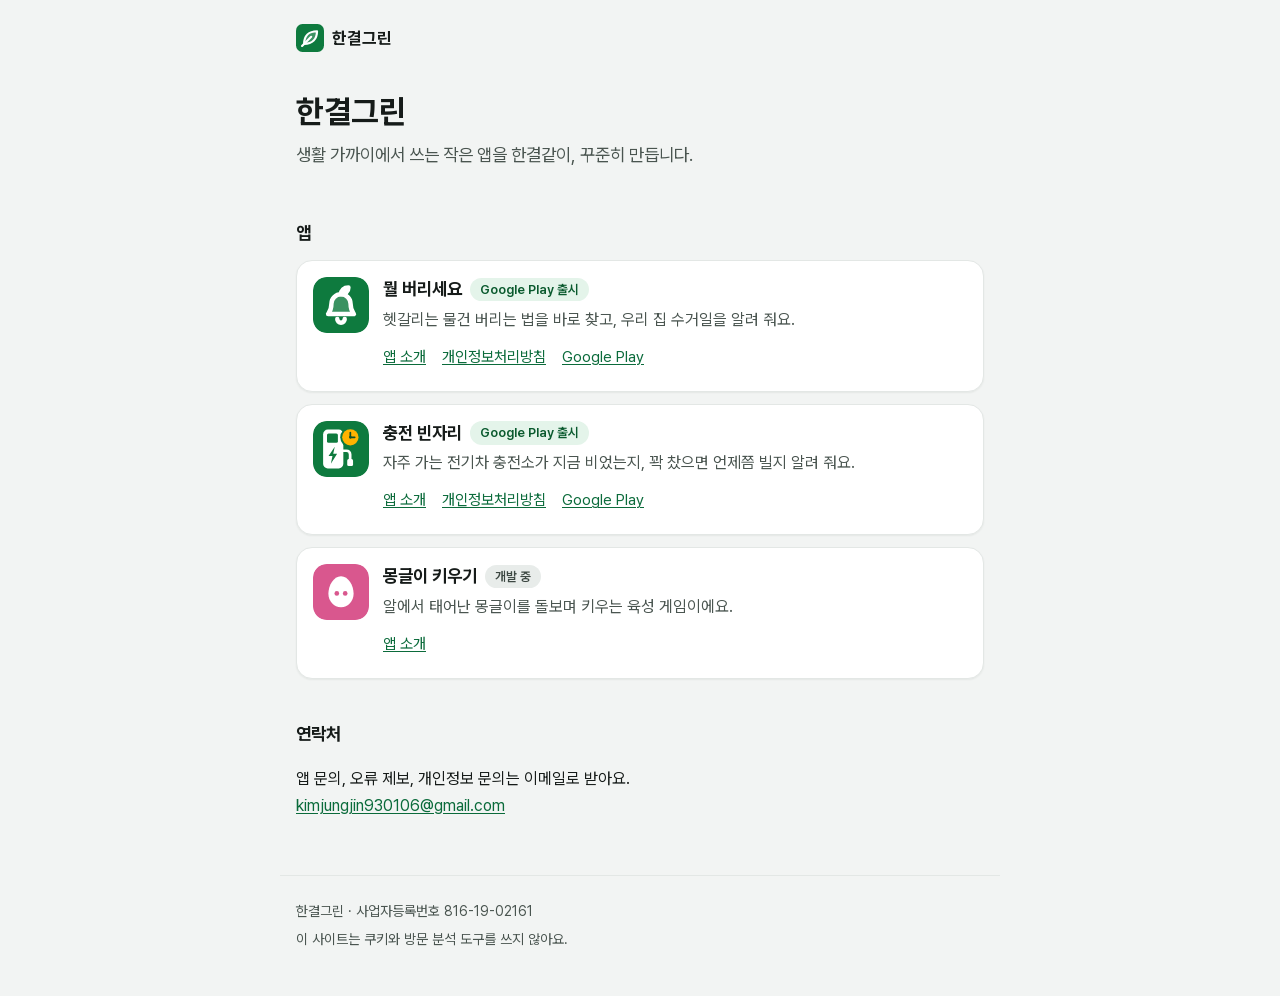
<file: index.html>
<!doctype html>
<html lang="ko">
<head>
<meta charset="utf-8">
  <meta name="google-site-verification" content="n6l5jlhORDo2qkWOUCA81MoIJ1FJAPP_f1CW55NaMXo" />
<meta name="viewport" content="width=device-width, initial-scale=1">
<title>한결그린</title>
<meta name="description" content="한결그린이 만드는 앱: 뭘 버리세요(분리배출 검색·수거일 알림), 충전 빈자리, 몽글이 키우기.">
<meta name="format-detection" content="telephone=no">
<meta name="theme-color" content="#f2f4f3" media="(prefers-color-scheme: light)">
<meta name="theme-color" content="#0f1211" media="(prefers-color-scheme: dark)">
<meta property="og:type" content="website">
<meta property="og:title" content="한결그린">
<meta property="og:description" content="생활 가까이에서 쓰는 작은 앱을 꾸준히 만듭니다.">
<link rel="icon" href="assets/favicon.svg" type="image/svg+xml">
<link rel="apple-touch-icon" href="assets/apple-touch-icon.png">
<link rel="stylesheet" href="assets/site.css">
</head>
<body>
<header class="site-head wrap">
  <a class="brand" href="./" aria-current="page">
    <svg viewBox="0 0 24 24" aria-hidden="true"><rect width="24" height="24" rx="5.5" fill="#0E7A3E"/><g fill="none" stroke="#fff" stroke-width="1.9" stroke-linecap="round" stroke-linejoin="round"><path d="M7 17C7 10.4 11 6.2 18 6.2C18 13 14 17 7 17z" fill="#fff" fill-opacity=".2"/><path d="M5.2 18.8L13 11"/></g></svg>
    한결그린
  </a>
</header>

<main class="wrap">
  <section class="hero">
    <h1>한결그린</h1>
    <p class="lead">생활 가까이에서 쓰는 작은 앱을 한결같이, 꾸준히 만듭니다.</p>
  </section>

  <h2 class="section" id="apps">앱</h2>
  <ul class="apps">
    <li class="app-card">
      <div class="app-icon"><img src="assets/waste/icon.svg" alt="" width="56" height="56"></div>
      <div>
        <div class="app-title"><h3><a href="apps/waste/">뭘 버리세요</a></h3><span class="badge badge-ready">Google Play 출시</span></div>
        <p>헷갈리는 물건 버리는 법을 바로 찾고, 우리 집 수거일을 알려 줘요.</p>
        <ul class="links">
          <li><a href="apps/waste/">앱 소개</a></li>
          <li><a href="apps/waste/privacy.html">개인정보처리방침</a></li>
          <li><a href="https://play.google.com/store/apps/details?id=kr.hangyeolgreen.wastealarm">Google Play</a></li>
        </ul>
      </div>
    </li>
    <li class="app-card">
      <div class="app-icon"><svg viewBox="18 18 72 72" aria-hidden="true"><rect x="18" y="18" width="72" height="72" rx="16.5" fill="#0E7A3E"/><path d="M37,29H51A6,6,0,0,1,57,35V73A6,6,0,0,1,51,79H37A6,6,0,0,1,31,73V35A6,6,0,0,1,37,29Z" fill="#FFFFFF"/><path d="M38,34H48A2,2,0,0,1,50,36V44A2,2,0,0,1,48,46H38A2,2,0,0,1,36,44V36A2,2,0,0,1,38,34Z" fill="#0E7A3E"/><path d="M46,51L38,63L43,63L41,73L49,60L44,60Z" fill="#0E7A3E"/><path d="M56,54.5H61A6.5,6.5,0,0,1,67.5,61V68H64V61A3,3,0,0,0,61,58H56Z" fill="#FFFFFF"/><path d="M64,67H67.5A2,2,0,0,1,69.5,69V74A2,2,0,0,1,67.5,76H64A2,2,0,0,1,62,74V69A2,2,0,0,1,64,67Z" fill="#FFFFFF"/><path d="M53,39A13,13,0,1,0,79,39A13,13,0,1,0,53,39Z" fill="#0E7A3E"/><path d="M55.5,39A10.5,10.5,0,1,0,76.5,39A10.5,10.5,0,1,0,55.5,39Z" fill="#FFB300"/><path d="M64.9,33A1.1,1.1,0,0,1,67.1,33V39H64.9Z" fill="#0B4F29"/><path d="M66,37.9H71.6A1.1,1.1,0,0,1,71.6,40.1H66Z" fill="#0B4F29"/><path d="M64.3,39A1.7,1.7,0,1,0,67.7,39A1.7,1.7,0,1,0,64.3,39Z" fill="#0B4F29"/></svg></div>
      <div>
        <div class="app-title"><h3><a href="apps/ev/">충전 빈자리</a></h3><span class="badge badge-ready">Google Play 출시</span></div>
        <p>자주 가는 전기차 충전소가 지금 비었는지, 꽉 찼으면 언제쯤 빌지 알려 줘요.</p>
        <ul class="links">
          <li><a href="apps/ev/">앱 소개</a></li>
          <li><a href="apps/ev/privacy.html">개인정보처리방침</a></li>
          <li><a href="https://play.google.com/store/apps/details?id=kr.hangyeolgreen.evspot">Google Play</a></li>
        </ul>
      </div>
    </li>
    <li class="app-card">
      <div class="app-icon"><svg viewBox="0 0 24 24" aria-hidden="true"><rect width="24" height="24" rx="5.5" fill="#D9578E"/><path d="M12 5.2c-3.2 0-5.4 4-5.4 7.5 0 3.2 2.4 5.8 5.4 5.8s5.4-2.6 5.4-5.8c0-3.5-2.2-7.5-5.4-7.5z" fill="#fff"/><circle cx="10.2" cy="12.6" r="1" fill="#D9578E"/><circle cx="13.8" cy="12.6" r="1" fill="#D9578E"/></svg></div>
      <div>
        <div class="app-title"><h3><a href="apps/pet/">몽글이 키우기</a></h3><span class="badge badge-dev">개발 중</span></div>
        <p>알에서 태어난 몽글이를 돌보며 키우는 육성 게임이에요.</p>
        <ul class="links">
          <li><a href="apps/pet/">앱 소개</a></li>
        </ul>
      </div>
    </li>
  </ul>

  <h2 class="section" id="contact">연락처</h2>
  <p>앱 문의, 오류 제보, 개인정보 문의는 이메일로 받아요.<br>
    <a href="mailto:kimjungjin930106@gmail.com">kimjungjin930106@gmail.com</a></p>
</main>

<footer class="site-foot wrap">
  <p>한결그린 · 사업자등록번호 816-19-02161</p>
  <p>이 사이트는 쿠키와 방문 분석 도구를 쓰지 않아요.</p>
</footer>
</body>
</html>
</file>
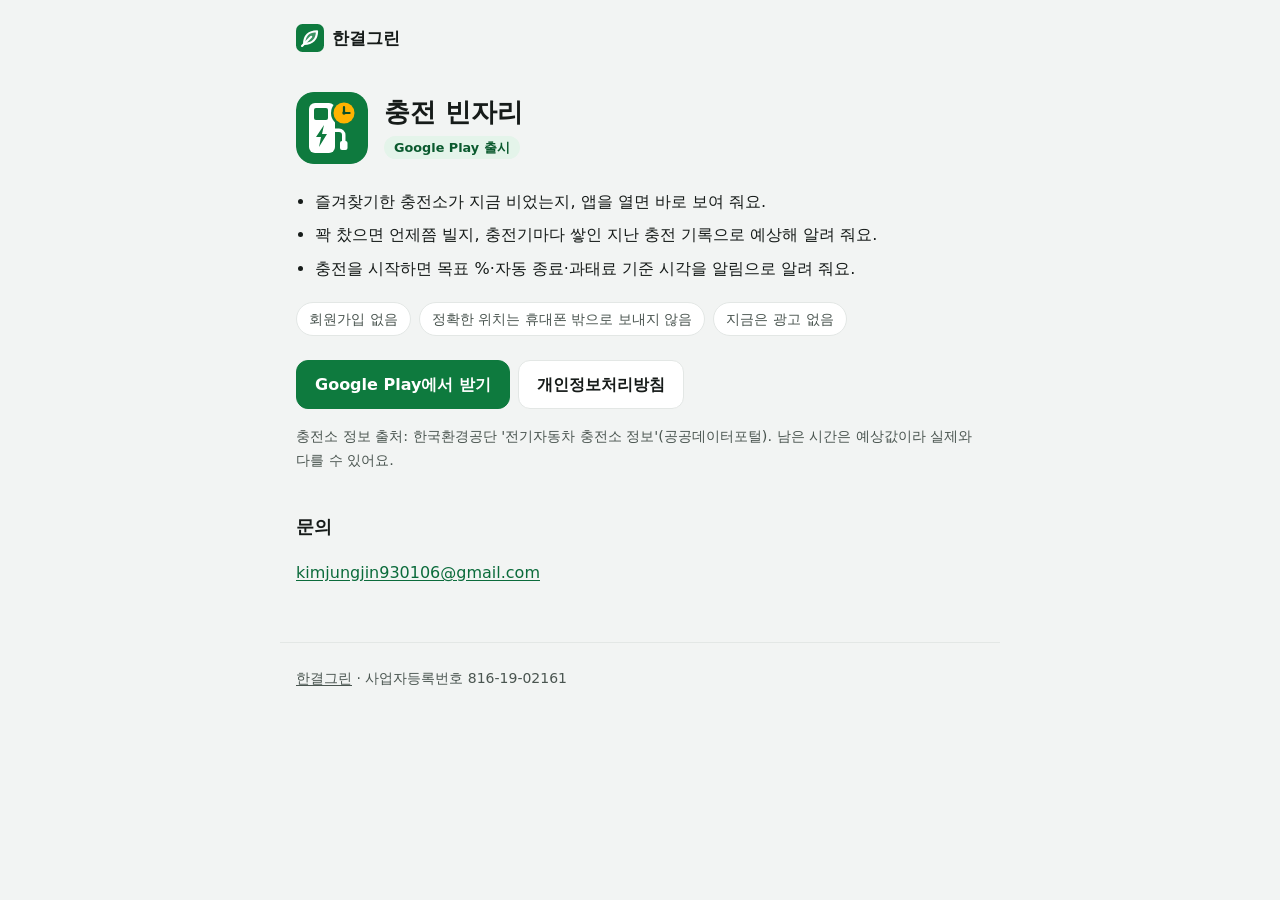
<file: apps/ev/index.html>
<!doctype html>
<html lang="ko">
<head>
<meta charset="utf-8">
<meta name="viewport" content="width=device-width, initial-scale=1">
<title>충전 빈자리 - 한결그린</title>
<meta name="description" content="충전 빈자리: 자주 가는 전기차 충전소가 지금 비었는지, 꽉 찼으면 언제쯤 빌지 알려 주는 앱.">
<meta name="format-detection" content="telephone=no">
<meta name="theme-color" content="#f2f4f3" media="(prefers-color-scheme: light)">
<meta name="theme-color" content="#0f1211" media="(prefers-color-scheme: dark)">
<link rel="icon" href="../../assets/favicon.svg" type="image/svg+xml">
<link rel="apple-touch-icon" href="../../assets/apple-touch-icon.png">
<link rel="stylesheet" href="../../assets/site.css">
</head>
<body>
<header class="site-head wrap">
  <a class="brand" href="../../">
    <svg viewBox="0 0 24 24" aria-hidden="true"><rect width="24" height="24" rx="5.5" fill="#0E7A3E"/><g fill="none" stroke="#fff" stroke-width="1.9" stroke-linecap="round" stroke-linejoin="round"><path d="M7 17C7 10.4 11 6.2 18 6.2C18 13 14 17 7 17z" fill="#fff" fill-opacity=".2"/><path d="M5.2 18.8L13 11"/></g></svg>
    한결그린
  </a>
</header>

<main class="wrap">
  <div class="app-head">
    <div class="app-icon"><svg viewBox="18 18 72 72" aria-hidden="true"><rect x="18" y="18" width="72" height="72" rx="16.5" fill="#0E7A3E"/><path d="M37,29H51A6,6,0,0,1,57,35V73A6,6,0,0,1,51,79H37A6,6,0,0,1,31,73V35A6,6,0,0,1,37,29Z" fill="#FFFFFF"/><path d="M38,34H48A2,2,0,0,1,50,36V44A2,2,0,0,1,48,46H38A2,2,0,0,1,36,44V36A2,2,0,0,1,38,34Z" fill="#0E7A3E"/><path d="M46,51L38,63L43,63L41,73L49,60L44,60Z" fill="#0E7A3E"/><path d="M56,54.5H61A6.5,6.5,0,0,1,67.5,61V68H64V61A3,3,0,0,0,61,58H56Z" fill="#FFFFFF"/><path d="M64,67H67.5A2,2,0,0,1,69.5,69V74A2,2,0,0,1,67.5,76H64A2,2,0,0,1,62,74V69A2,2,0,0,1,64,67Z" fill="#FFFFFF"/><path d="M53,39A13,13,0,1,0,79,39A13,13,0,1,0,53,39Z" fill="#0E7A3E"/><path d="M55.5,39A10.5,10.5,0,1,0,76.5,39A10.5,10.5,0,1,0,55.5,39Z" fill="#FFB300"/><path d="M64.9,33A1.1,1.1,0,0,1,67.1,33V39H64.9Z" fill="#0B4F29"/><path d="M66,37.9H71.6A1.1,1.1,0,0,1,71.6,40.1H66Z" fill="#0B4F29"/><path d="M64.3,39A1.7,1.7,0,1,0,67.7,39A1.7,1.7,0,1,0,64.3,39Z" fill="#0B4F29"/></svg></div>
    <div>
      <h1>충전 빈자리</h1>
      <span class="badge badge-ready">Google Play 출시</span>
    </div>
  </div>

  <ul class="points">
    <li>즐겨찾기한 충전소가 지금 비었는지, 앱을 열면 바로 보여 줘요.</li>
    <li>꽉 찼으면 언제쯤 빌지, 충전기마다 쌓인 지난 충전 기록으로 예상해 알려 줘요.</li>
    <li>충전을 시작하면 목표&nbsp;%·자동 종료·과태료 기준 시각을 알림으로 알려 줘요.</li>
  </ul>

  <ul class="facts" aria-label="특징">
    <li>회원가입 없음</li>
    <li>정확한 위치는 휴대폰 밖으로 보내지 않음</li>
    <li>지금은 광고 없음</li>
  </ul>

  <div class="actions">
    <a class="btn btn-primary" href="https://play.google.com/store/apps/details?id=kr.hangyeolgreen.evspot">Google Play에서 받기</a>
    <a class="btn" href="privacy.html">개인정보처리방침</a>
  </div>

  <p class="small">충전소 정보 출처: 한국환경공단 '전기자동차 충전소 정보'(공공데이터포털). 남은 시간은 예상값이라 실제와 다를 수 있어요.</p>

  <h2 class="section">문의</h2>
  <p><a href="mailto:kimjungjin930106@gmail.com">kimjungjin930106@gmail.com</a></p>
</main>

<footer class="site-foot wrap">
  <p><a href="../../">한결그린</a> · 사업자등록번호 816-19-02161</p>
</footer>
</body>
</html>
</file>
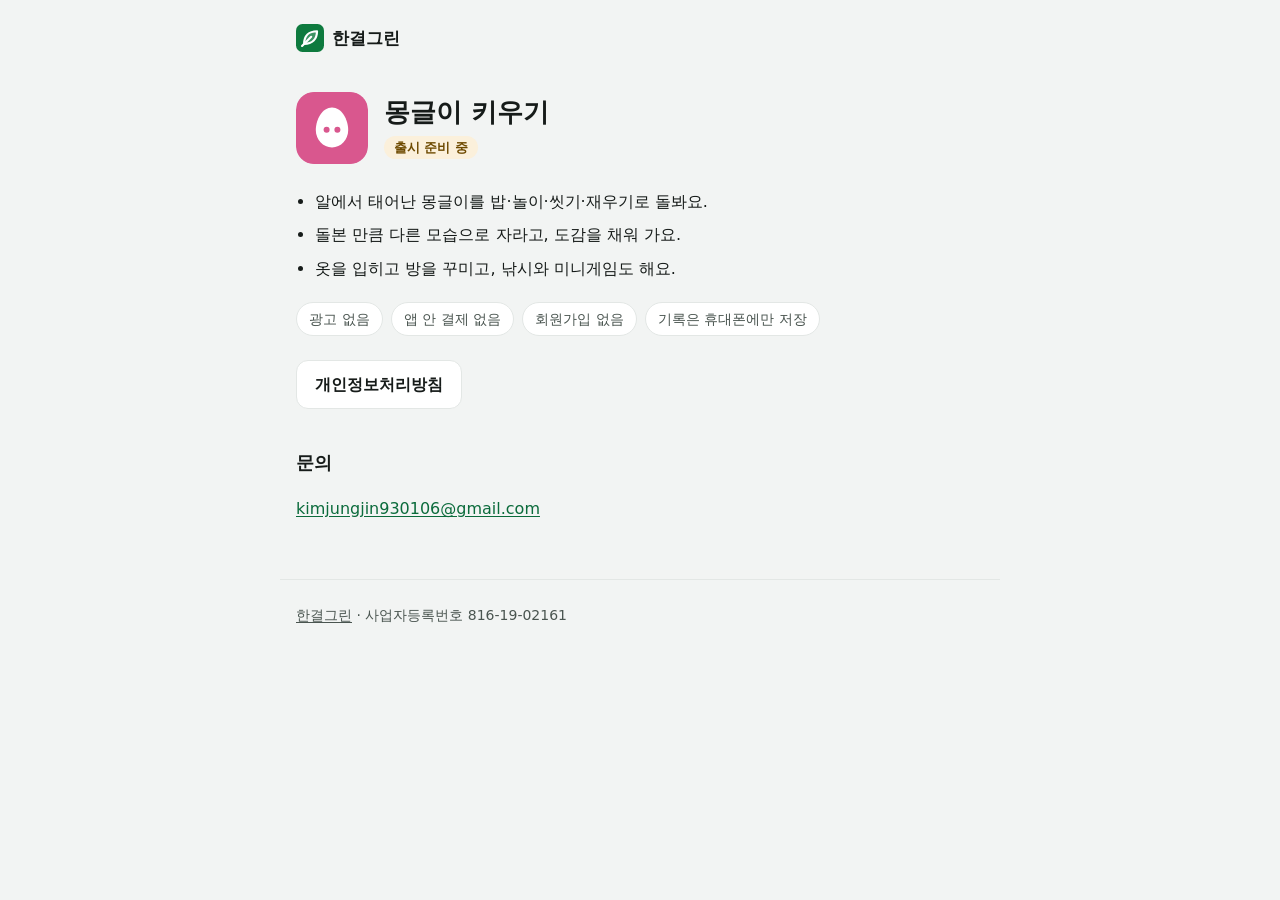
<file: apps/pet/index.html>
<!doctype html>
<html lang="ko">
<head>
<meta charset="utf-8">
<meta name="viewport" content="width=device-width, initial-scale=1">
<title>몽글이 키우기 - 한결그린</title>
<meta name="description" content="몽글이 키우기: 알에서 태어난 고양이 친구 몽글이를 돌보며 키우는 육성 게임(Google Play 출시 준비 중).">
<meta name="format-detection" content="telephone=no">
<meta name="theme-color" content="#f2f4f3" media="(prefers-color-scheme: light)">
<meta name="theme-color" content="#0f1211" media="(prefers-color-scheme: dark)">
<link rel="icon" href="../../assets/favicon.svg" type="image/svg+xml">
<link rel="apple-touch-icon" href="../../assets/apple-touch-icon.png">
<link rel="stylesheet" href="../../assets/site.css">
</head>
<body>
<header class="site-head wrap">
  <a class="brand" href="../../">
    <svg viewBox="0 0 24 24" aria-hidden="true"><rect width="24" height="24" rx="5.5" fill="#0E7A3E"/><g fill="none" stroke="#fff" stroke-width="1.9" stroke-linecap="round" stroke-linejoin="round"><path d="M7 17C7 10.4 11 6.2 18 6.2C18 13 14 17 7 17z" fill="#fff" fill-opacity=".2"/><path d="M5.2 18.8L13 11"/></g></svg>
    한결그린
  </a>
</header>

<main class="wrap">
  <div class="app-head">
    <div class="app-icon"><svg viewBox="0 0 24 24" aria-hidden="true"><rect width="24" height="24" rx="5.5" fill="#D9578E"/><path d="M12 5.2c-3.2 0-5.4 4-5.4 7.5 0 3.2 2.4 5.8 5.4 5.8s5.4-2.6 5.4-5.8c0-3.5-2.2-7.5-5.4-7.5z" fill="#fff"/><circle cx="10.2" cy="12.6" r="1" fill="#D9578E"/><circle cx="13.8" cy="12.6" r="1" fill="#D9578E"/></svg></div>
    <div>
      <h1>몽글이 키우기</h1>
      <span class="badge badge-draft">출시 준비 중</span>
    </div>
  </div>

  <ul class="points">
    <li>알에서 태어난 몽글이를 밥·놀이·씻기·재우기로 돌봐요.</li>
    <li>돌본 만큼 다른 모습으로 자라고, 도감을 채워 가요.</li>
    <li>옷을 입히고 방을 꾸미고, 낚시와 미니게임도 해요.</li>
  </ul>

  <ul class="facts" aria-label="특징">
    <li>광고 없음</li>
    <li>앱 안 결제 없음</li>
    <li>회원가입 없음</li>
    <li>기록은 휴대폰에만 저장</li>
  </ul>

  <div class="actions">
    <!-- 출시 뒤 첫 단추를 Google Play 링크로 바꾼다:
         <a class="btn btn-primary" href="https://play.google.com/store/apps/details?id=kr.hangyeolgreen.mongle">Google Play에서 받기</a> -->
    <a class="btn" href="privacy.html">개인정보처리방침</a>
  </div>

  <h2 class="section">문의</h2>
  <p><a href="mailto:kimjungjin930106@gmail.com">kimjungjin930106@gmail.com</a></p>
</main>

<footer class="site-foot wrap">
  <p><a href="../../">한결그린</a> · 사업자등록번호 816-19-02161</p>
</footer>
</body>
</html>
</file>
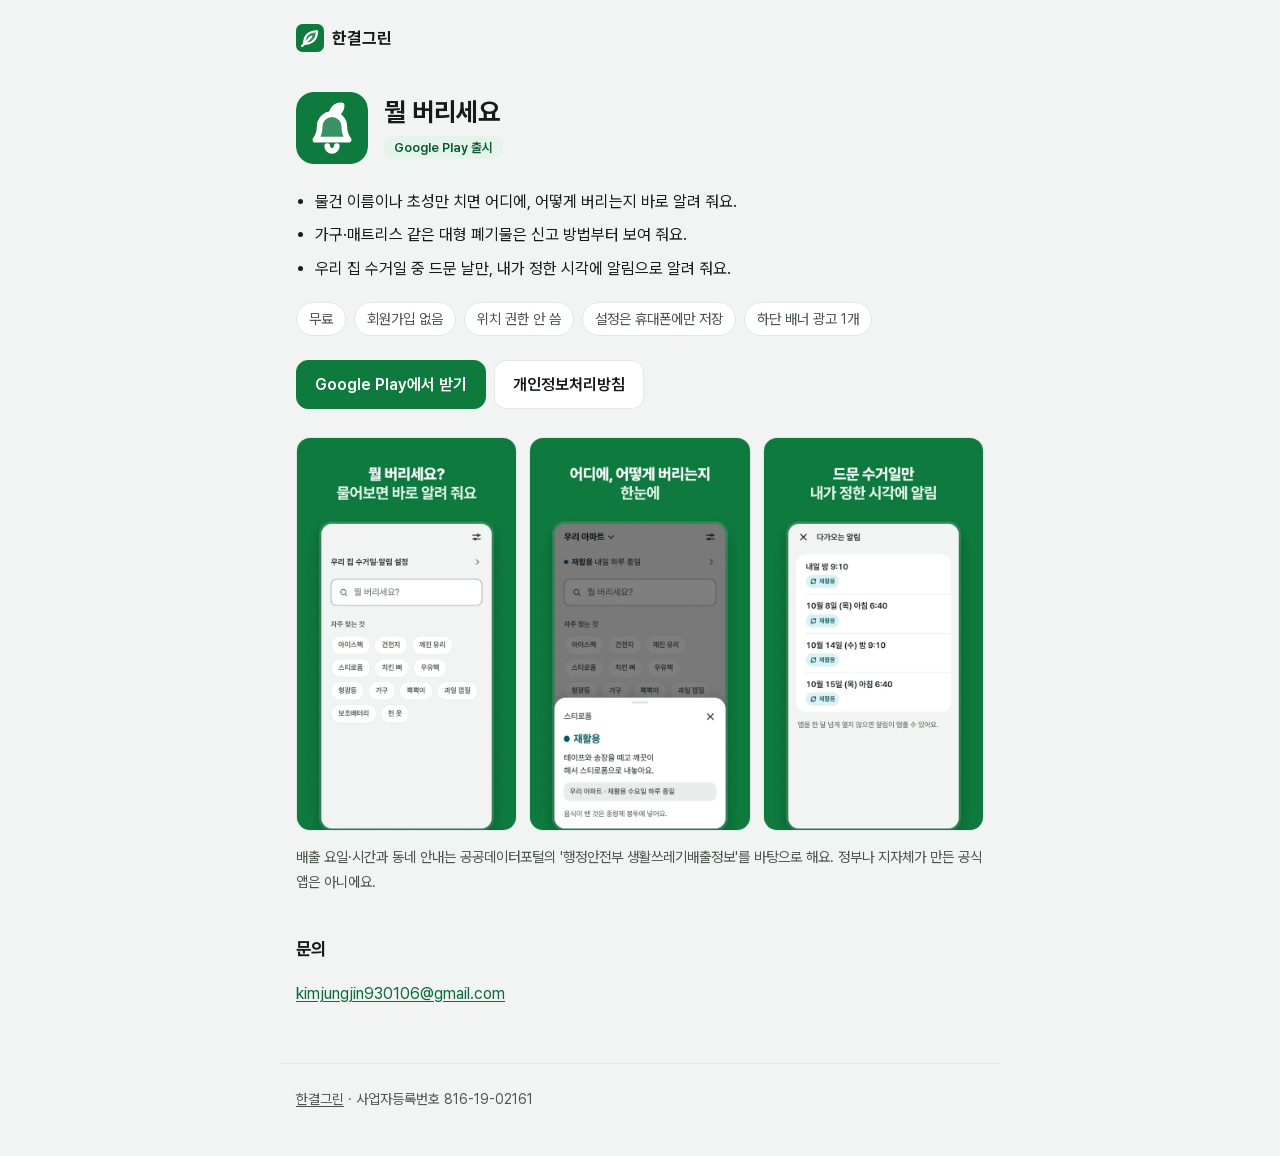
<file: apps/waste/index.html>
<!doctype html>
<html lang="ko">
<head>
<meta charset="utf-8">
<meta name="viewport" content="width=device-width, initial-scale=1">
<title>뭘 버리세요 - 한결그린</title>
<meta name="description" content="뭘 버리세요: 헷갈리는 물건 버리는 법을 바로 찾고, 우리 집 수거일은 정한 시각에 알려 주는 앱.">
<meta name="format-detection" content="telephone=no">
<meta name="theme-color" content="#f2f4f3" media="(prefers-color-scheme: light)">
<meta name="theme-color" content="#0f1211" media="(prefers-color-scheme: dark)">
<meta property="og:type" content="website">
<meta property="og:title" content="뭘 버리세요">
<meta property="og:description" content="헷갈리는 물건 버리는 법을 바로 찾고, 우리 집 수거일은 정한 시각에 알려 드려요.">
<link rel="icon" href="../../assets/waste/icon.svg" type="image/svg+xml">
<link rel="apple-touch-icon" href="../../assets/apple-touch-icon.png">
<link rel="stylesheet" href="../../assets/site.css">
</head>
<body>
<header class="site-head wrap">
  <a class="brand" href="../../">
    <svg viewBox="0 0 24 24" aria-hidden="true"><rect width="24" height="24" rx="5.5" fill="#0E7A3E"/><g fill="none" stroke="#fff" stroke-width="1.9" stroke-linecap="round" stroke-linejoin="round"><path d="M7 17C7 10.4 11 6.2 18 6.2C18 13 14 17 7 17z" fill="#fff" fill-opacity=".2"/><path d="M5.2 18.8L13 11"/></g></svg>
    한결그린
  </a>
</header>

<main class="wrap">
  <div class="app-head">
    <div class="app-icon"><img src="../../assets/waste/icon.svg" alt="" width="72" height="72"></div>
    <div>
      <h1>뭘 버리세요</h1>
      <span class="badge badge-ready">Google Play 출시</span>
    </div>
  </div>

  <ul class="points">
    <li>물건 이름이나 초성만 치면 어디에, 어떻게 버리는지 바로 알려 줘요.</li>
    <li>가구·매트리스 같은 대형 폐기물은 신고 방법부터 보여 줘요.</li>
    <li>우리 집 수거일 중 드문 날만, 내가 정한 시각에 알림으로 알려 줘요.</li>
  </ul>

  <ul class="facts" aria-label="특징">
    <li>무료</li>
    <li>회원가입 없음</li>
    <li>위치 권한 안 씀</li>
    <li>설정은 휴대폰에만 저장</li>
    <li>하단 배너 광고 1개</li>
  </ul>

  <div class="actions">
    <a class="btn btn-primary" href="https://play.google.com/store/apps/details?id=kr.hangyeolgreen.wastealarm">Google Play에서 받기</a>
    <a class="btn" href="privacy.html">개인정보처리방침</a>
  </div>

  <ul class="shots" aria-label="앱 화면" tabindex="0">
    <li><img src="../../assets/waste/01-home.webp" width="540" height="960" loading="lazy" decoding="async" alt="첫 화면: '뭘 버리세요?' 검색 칸과 자주 찾는 물건 목록"></li>
    <li><img src="../../assets/waste/03-answer.webp" width="540" height="960" loading="lazy" decoding="async" alt="답 화면: 스티로폼은 재활용, 테이프와 송장을 떼고 내놓으라는 안내"></li>
    <li><img src="../../assets/waste/05-alerts.webp" width="540" height="960" loading="lazy" decoding="async" alt="다가오는 알림 목록: 재활용 수거일 알림 시각"></li>
  </ul>

  <p class="small">배출 요일·시간과 동네 안내는 공공데이터포털의 '행정안전부 생활쓰레기배출정보'를 바탕으로 해요. 정부나 지자체가 만든 공식 앱은 아니에요.</p>

  <h2 class="section">문의</h2>
  <p><a href="mailto:kimjungjin930106@gmail.com">kimjungjin930106@gmail.com</a></p>
</main>

<footer class="site-foot wrap">
  <p><a href="../../">한결그린</a> · 사업자등록번호 816-19-02161</p>
</footer>
</body>
</html>
</file>
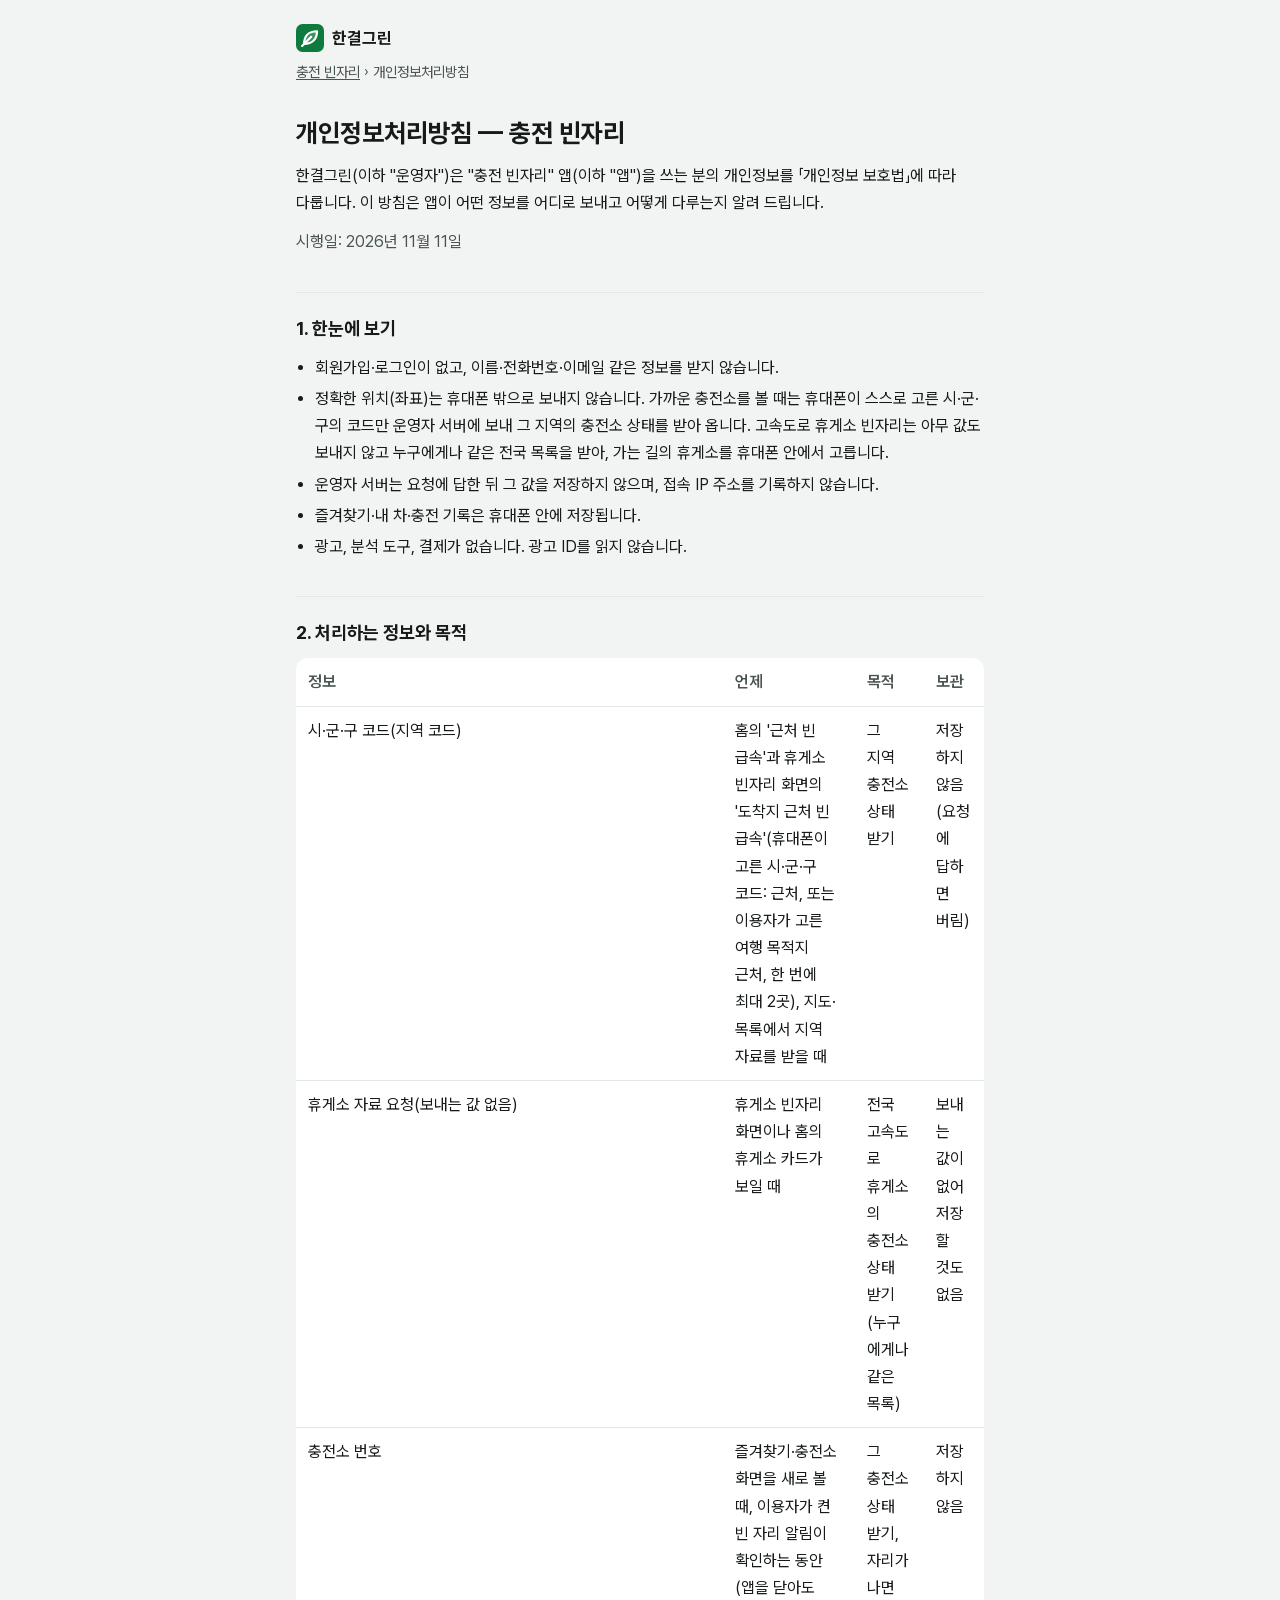
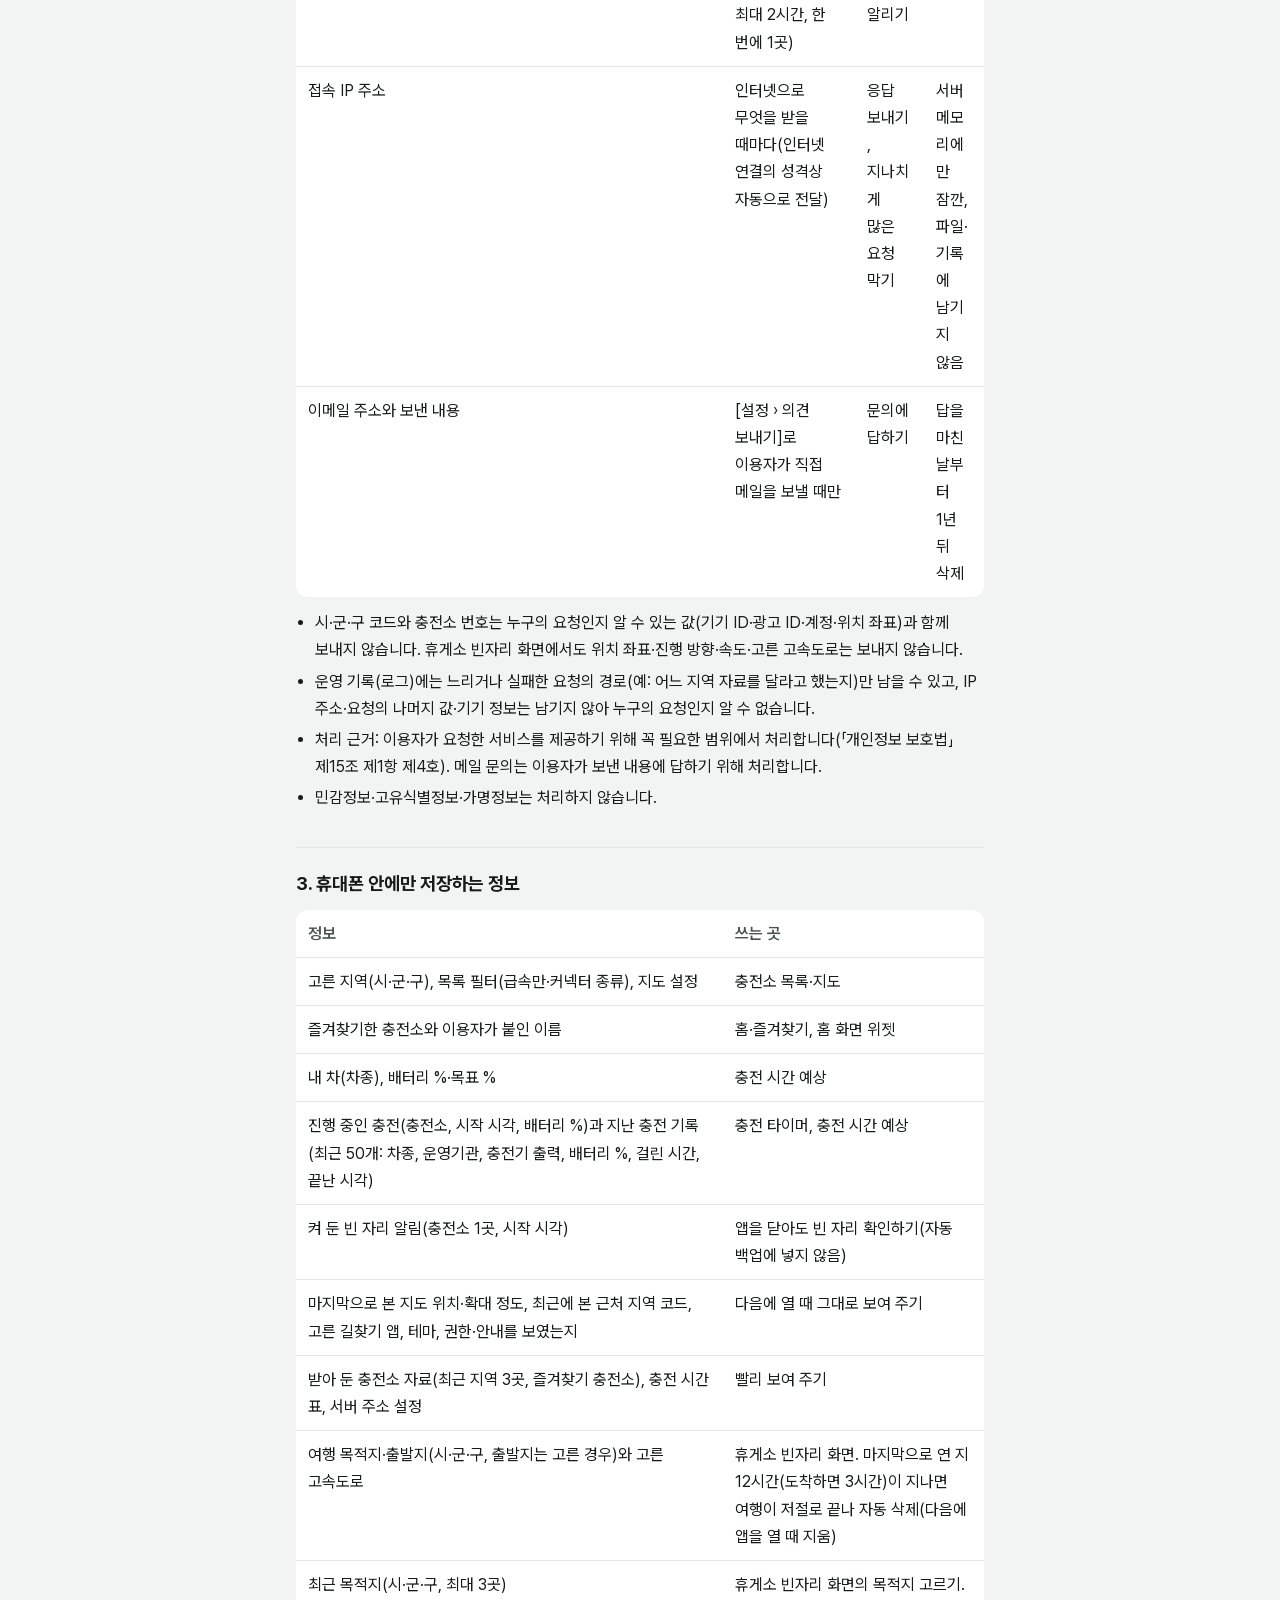
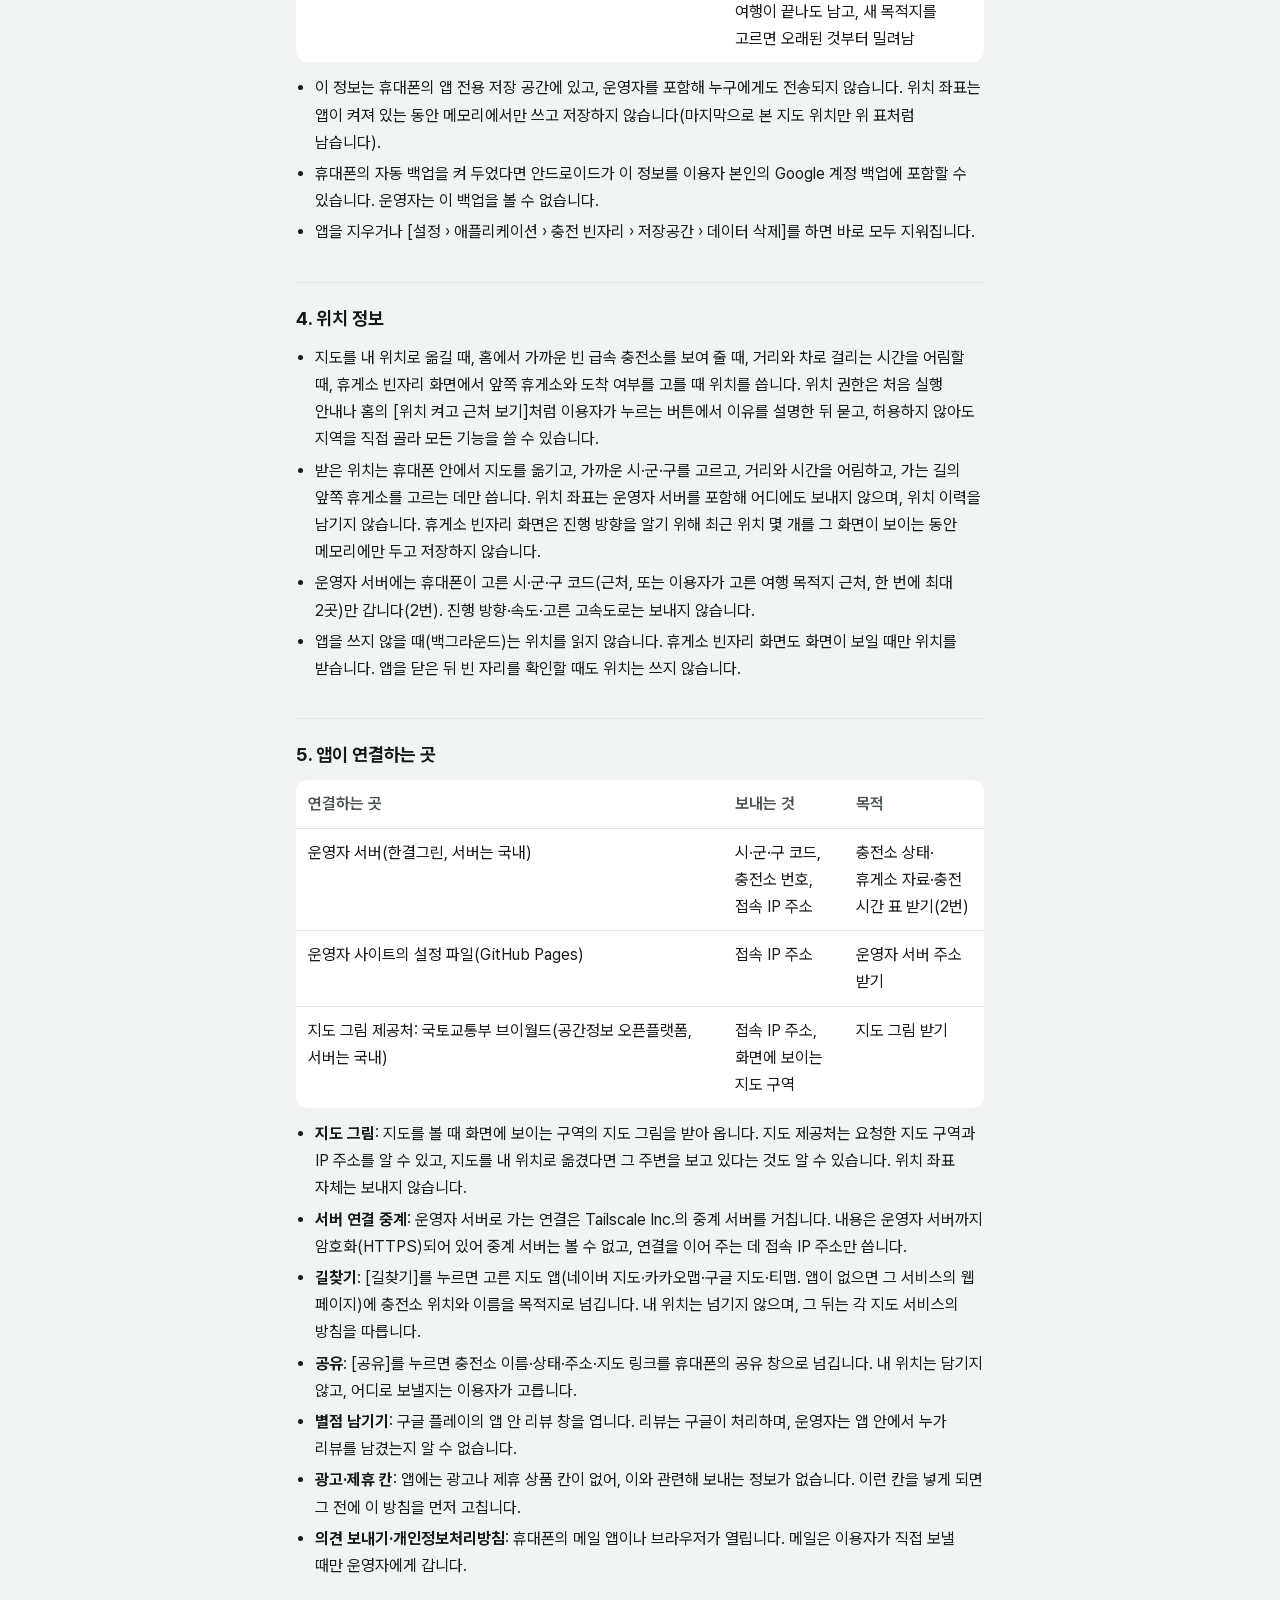
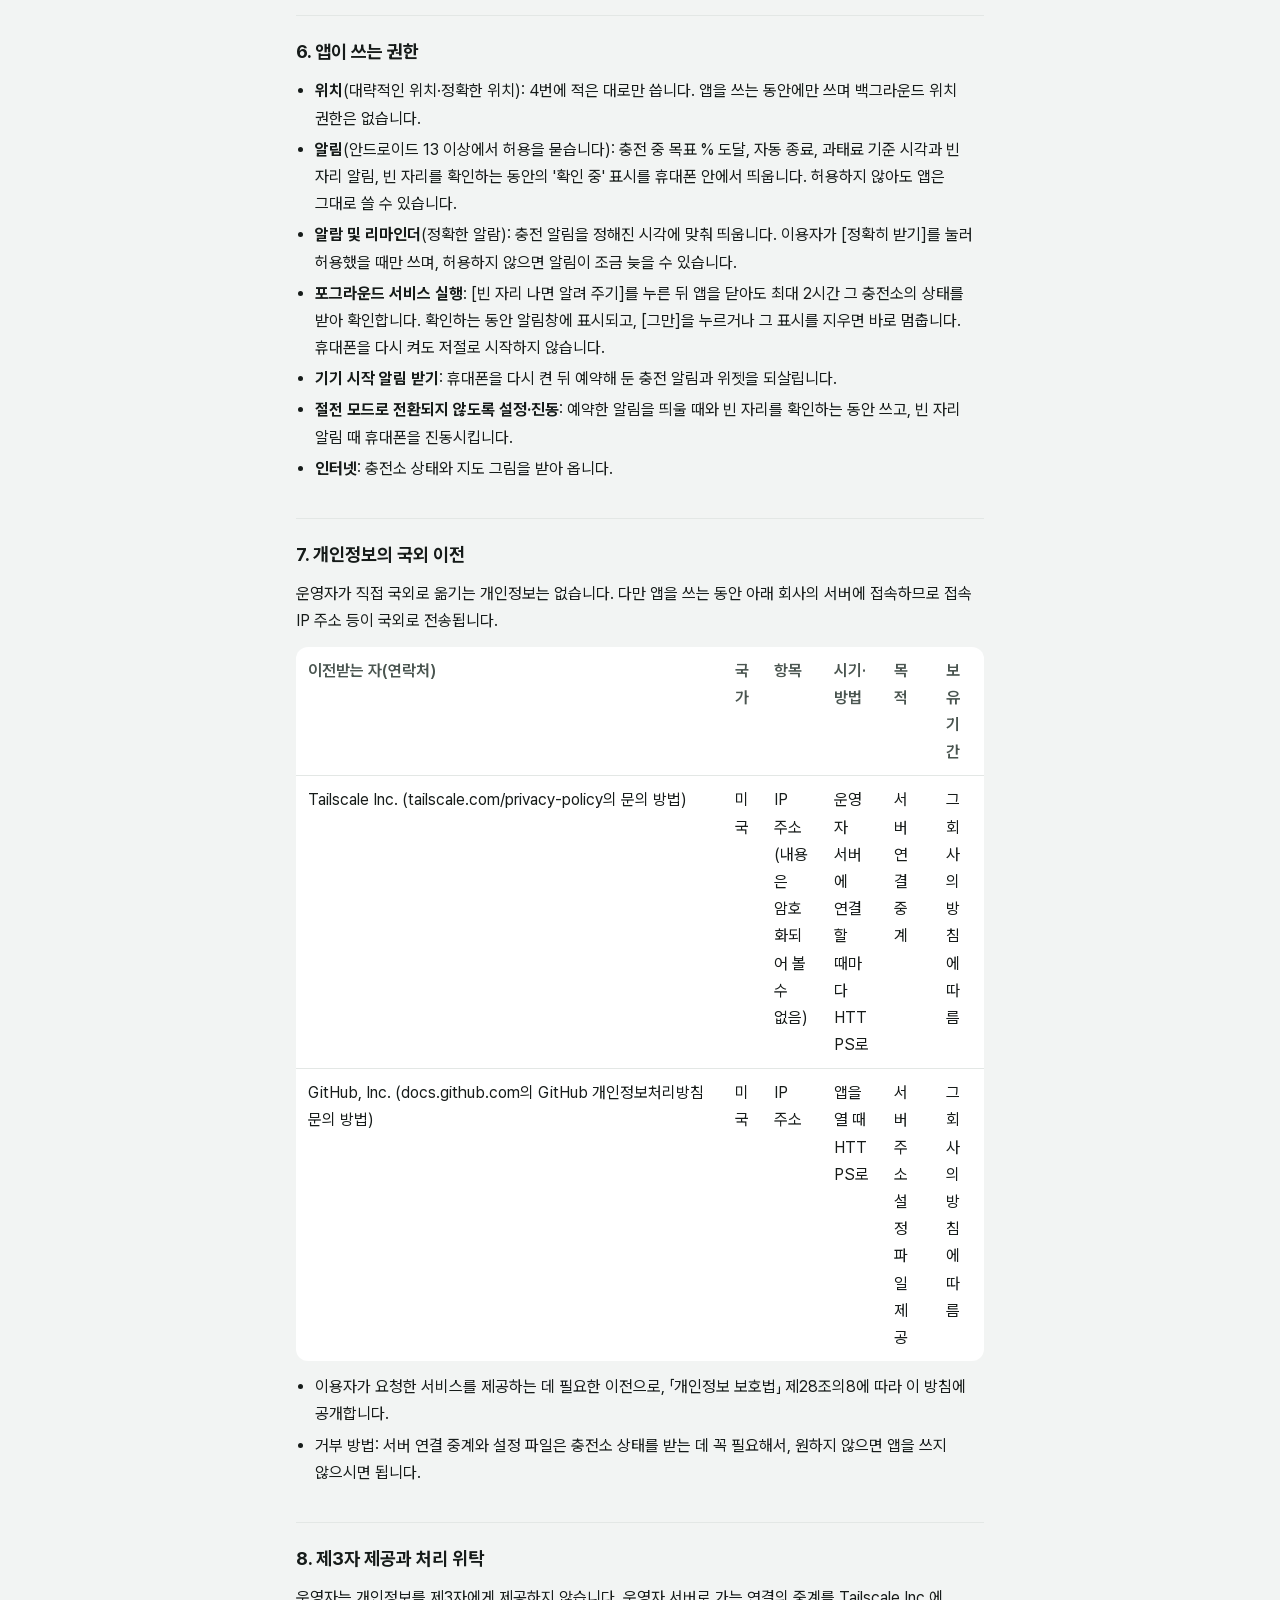
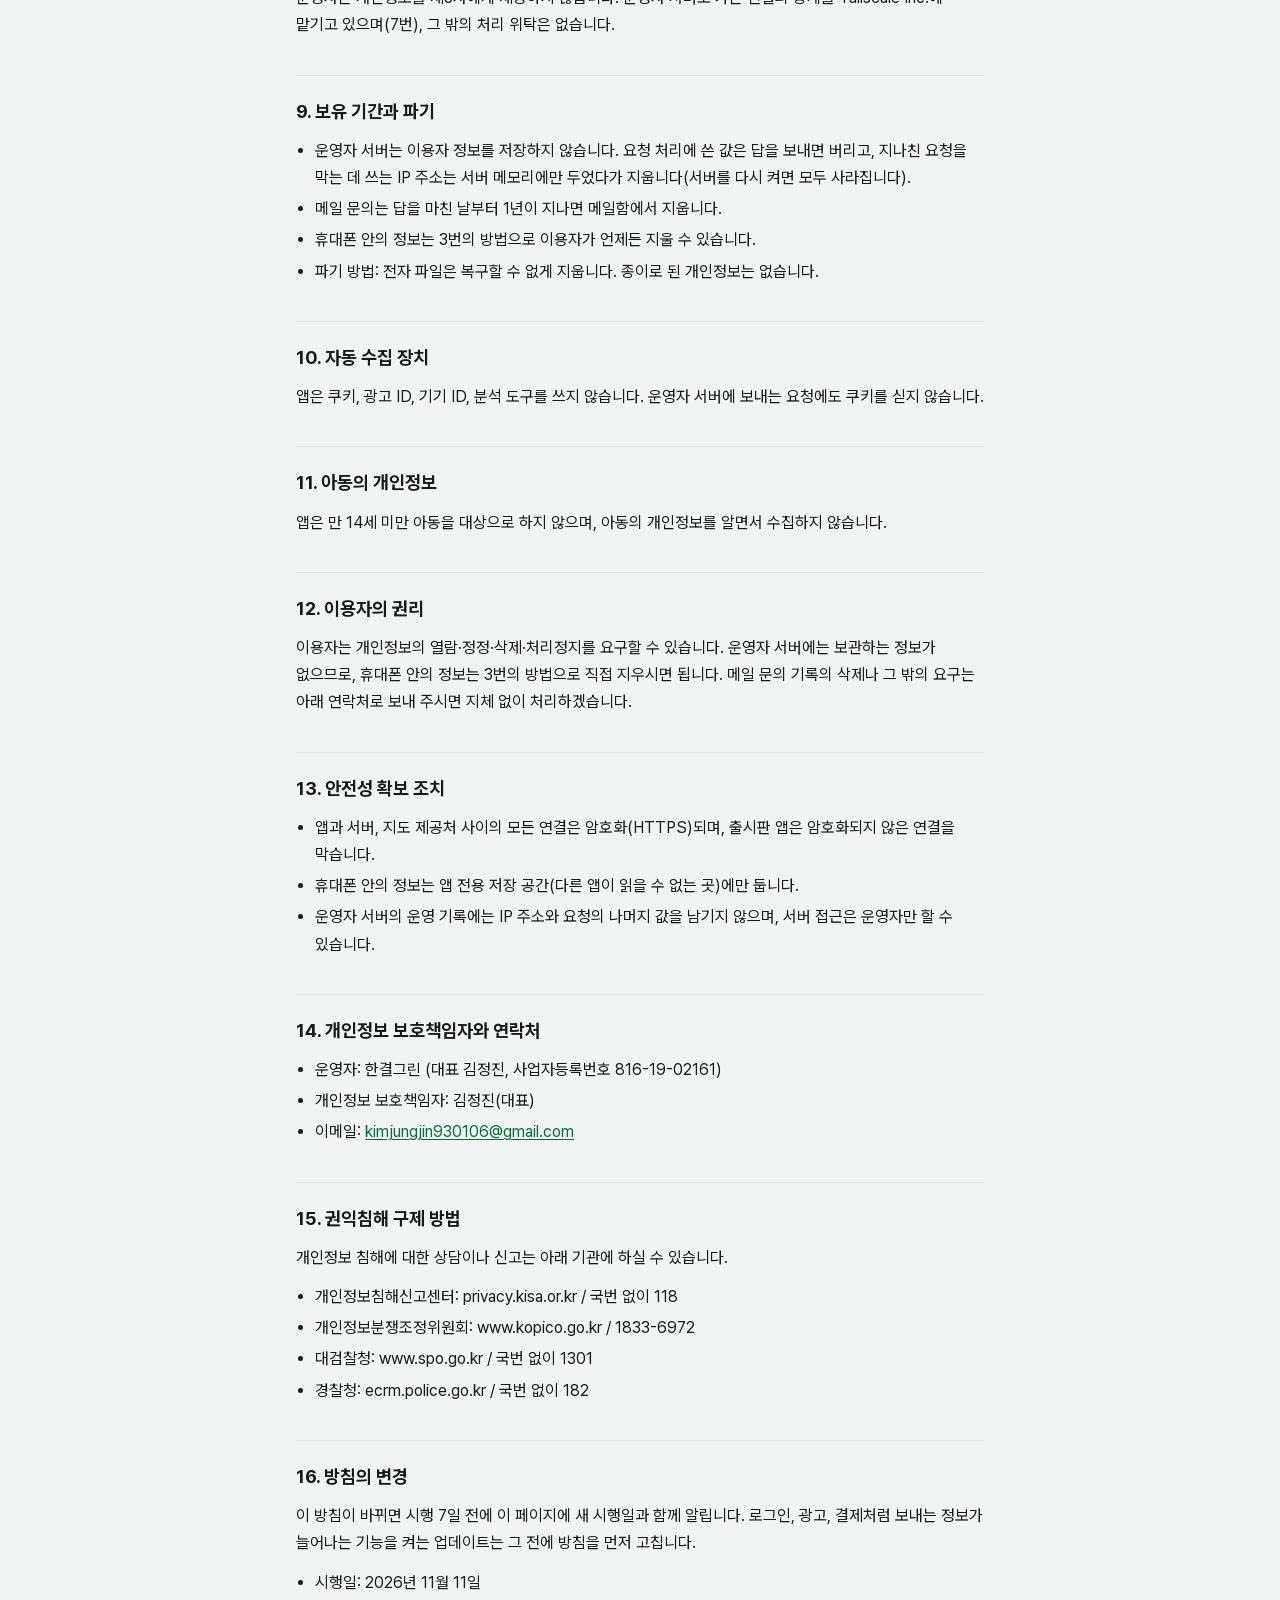
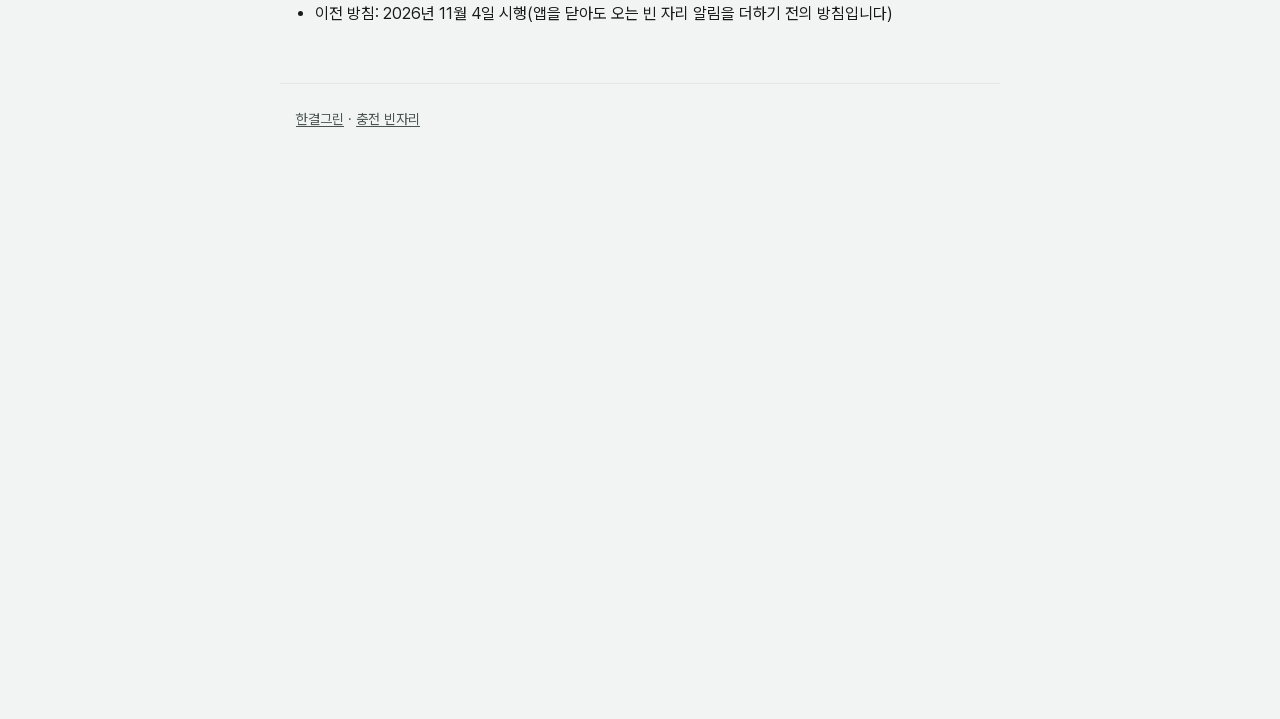
<file: apps/ev/privacy.html>
<!doctype html>
<html lang="ko">
<head>
<meta charset="utf-8">
<meta name="viewport" content="width=device-width, initial-scale=1">
<title>개인정보처리방침 - 충전 빈자리</title>
<meta name="description" content="충전 빈자리 앱(한결그린)의 개인정보처리방침">
<meta name="theme-color" content="#f2f4f3" media="(prefers-color-scheme: light)">
<meta name="theme-color" content="#0f1211" media="(prefers-color-scheme: dark)">
<link rel="icon" href="../../assets/favicon.svg" type="image/svg+xml">
<link rel="apple-touch-icon" href="../../assets/apple-touch-icon.png">
<link rel="stylesheet" href="../../assets/site.css">
</head>
<body>
<header class="site-head wrap">
  <a class="brand" href="../../">
    <svg viewBox="0 0 24 24" aria-hidden="true"><rect width="24" height="24" rx="5.5" fill="#0E7A3E"/><g fill="none" stroke="#fff" stroke-width="1.9" stroke-linecap="round" stroke-linejoin="round"><path d="M7 17C7 10.4 11 6.2 18 6.2C18 13 14 17 7 17z" fill="#fff" fill-opacity=".2"/><path d="M5.2 18.8L13 11"/></g></svg>
    한결그린
  </a>
  <nav aria-label="현재 위치"><p class="crumbs"><a href="./">충전 빈자리</a> › 개인정보처리방침</p></nav>
</header>

<main class="wrap doc">
<!-- 본문은 app2-ev/store/privacy.md와 글자 하나까지 같다. 고칠 때는 두 곳을 함께 고친다. -->
<!-- ※ 2.4.0 판(앱을 닫아도 오는 빈 자리 알림·즐겨찾기 이름). 시행일 두 곳(맨 위·16번) = 올린 날(2026-11-04) + 7일(16번 약속). 2.4.0 앱은 그 시행일 뒤에 프로덕션에 낸다. 2026-11-04 판(휴게소 빈자리)은 16번 '이전 방침' 줄. -->
<h1>개인정보처리방침 — 충전 빈자리</h1>

<p>한결그린(이하 "운영자")은 "충전 빈자리" 앱(이하 "앱")을 쓰는 분의 개인정보를 「개인정보 보호법」에 따라 다룹니다. 이 방침은 앱이 어떤 정보를 어디로 보내고 어떻게 다루는지 알려 드립니다.</p>

<p class="date">시행일: 2026년 11월 11일</p>

<h2>1. 한눈에 보기</h2>

<ul>
  <li>회원가입·로그인이 없고, 이름·전화번호·이메일 같은 정보를 받지 않습니다.</li>
  <li>정확한 위치(좌표)는 휴대폰 밖으로 보내지 않습니다. 가까운 충전소를 볼 때는 휴대폰이 스스로 고른 시·군·구의 코드만 운영자 서버에 보내 그 지역의 충전소 상태를 받아 옵니다. 고속도로 휴게소 빈자리는 아무 값도 보내지 않고 누구에게나 같은 전국 목록을 받아, 가는 길의 휴게소를 휴대폰 안에서 고릅니다.</li>
  <li>운영자 서버는 요청에 답한 뒤 그 값을 저장하지 않으며, 접속 IP 주소를 기록하지 않습니다.</li>
  <li>즐겨찾기·내 차·충전 기록은 휴대폰 안에 저장됩니다.</li>
  <li>광고, 분석 도구, 결제가 없습니다. 광고 ID를 읽지 않습니다.</li>
</ul>

<h2>2. 처리하는 정보와 목적</h2>

<div class="table-wrap"><table>
  <tr><th scope="col">정보</th><th scope="col">언제</th><th scope="col">목적</th><th scope="col">보관</th></tr>
  <tr><td>시·군·구 코드(지역 코드)</td><td>홈의 '근처 빈 급속'과 휴게소 빈자리 화면의 '도착지 근처 빈 급속'(휴대폰이 고른 시·군·구 코드: 근처, 또는 이용자가 고른 여행 목적지 근처, 한 번에 최대 2곳), 지도·목록에서 지역 자료를 받을 때</td><td>그 지역 충전소 상태 받기</td><td>저장하지 않음(요청에 답하면 버림)</td></tr>
  <tr><td>휴게소 자료 요청(보내는 값 없음)</td><td>휴게소 빈자리 화면이나 홈의 휴게소 카드가 보일 때</td><td>전국 고속도로 휴게소의 충전소 상태 받기(누구에게나 같은 목록)</td><td>보내는 값이 없어 저장할 것도 없음</td></tr>
  <tr><td>충전소 번호</td><td>즐겨찾기·충전소 화면을 새로 볼 때, 이용자가 켠 빈 자리 알림이 확인하는 동안(앱을 닫아도 최대 2시간, 한 번에 1곳)</td><td>그 충전소 상태 받기, 자리가 나면 알리기</td><td>저장하지 않음</td></tr>
  <tr><td>접속 IP 주소</td><td>인터넷으로 무엇을 받을 때마다(인터넷 연결의 성격상 자동으로 전달)</td><td>응답 보내기, 지나치게 많은 요청 막기</td><td>서버 메모리에만 잠깐, 파일·기록에 남기지 않음</td></tr>
  <tr><td>이메일 주소와 보낸 내용</td><td>[설정 › 의견 보내기]로 이용자가 직접 메일을 보낼 때만</td><td>문의에 답하기</td><td>답을 마친 날부터 1년 뒤 삭제</td></tr>
  <!-- proxy 방식이면 이 줄을 더한다:
  <tr><td>지도 그림 번호(화면에 보이는 지도 구역)</td><td>지도를 볼 때</td><td>국토교통부 브이월드에서 지도 그림을 받아 전달하기</td><td>저장하지 않음(같은 그림을 다시 받지 않게 서버 메모리에 10분 안 두었다가 지움)</td></tr>
  -->
</table></div>

<ul>
  <li>시·군·구 코드와 충전소 번호는 누구의 요청인지 알 수 있는 값(기기 ID·광고 ID·계정·위치 좌표)과 함께 보내지 않습니다. 휴게소 빈자리 화면에서도 위치 좌표·진행 방향·속도·고른 고속도로는 보내지 않습니다.</li>
  <li>운영 기록(로그)에는 느리거나 실패한 요청의 경로(예: 어느 지역 자료를 달라고 했는지)만 남을 수 있고, IP 주소·요청의 나머지 값·기기 정보는 남기지 않아 누구의 요청인지 알 수 없습니다.</li>
  <li>처리 근거: 이용자가 요청한 서비스를 제공하기 위해 꼭 필요한 범위에서 처리합니다(「개인정보 보호법」 제15조 제1항 제4호). 메일 문의는 이용자가 보낸 내용에 답하기 위해 처리합니다.</li>
  <li>민감정보·고유식별정보·가명정보는 처리하지 않습니다.</li>
</ul>

<h2>3. 휴대폰 안에만 저장하는 정보</h2>

<div class="table-wrap"><table>
  <tr><th scope="col">정보</th><th scope="col">쓰는 곳</th></tr>
  <tr><td>고른 지역(시·군·구), 목록 필터(급속만·커넥터 종류), 지도 설정</td><td>충전소 목록·지도</td></tr>
  <tr><td>즐겨찾기한 충전소와 이용자가 붙인 이름</td><td>홈·즐겨찾기, 홈 화면 위젯</td></tr>
  <tr><td>내 차(차종), 배터리&nbsp;%·목표&nbsp;%</td><td>충전 시간 예상</td></tr>
  <tr><td>진행 중인 충전(충전소, 시작 시각, 배터리&nbsp;%)과 지난 충전 기록(최근 50개: 차종, 운영기관, 충전기 출력, 배터리&nbsp;%, 걸린 시간, 끝난 시각)</td><td>충전 타이머, 충전 시간 예상</td></tr>
  <tr><td>켜 둔 빈 자리 알림(충전소 1곳, 시작 시각)</td><td>앱을 닫아도 빈 자리 확인하기(자동 백업에 넣지 않음)</td></tr>
  <tr><td>마지막으로 본 지도 위치·확대 정도, 최근에 본 근처 지역 코드, 고른 길찾기 앱, 테마, 권한·안내를 보였는지</td><td>다음에 열 때 그대로 보여 주기</td></tr>
  <tr><td>받아 둔 충전소 자료(최근 지역 3곳, 즐겨찾기 충전소), 충전 시간 표, 서버 주소 설정</td><td>빨리 보여 주기</td></tr>
  <tr><td>여행 목적지·출발지(시·군·구, 출발지는 고른 경우)와 고른 고속도로</td><td>휴게소 빈자리 화면. 마지막으로 연 지 12시간(도착하면 3시간)이 지나면 여행이 저절로 끝나 자동 삭제(다음에 앱을 열 때 지움)</td></tr>
  <tr><td>최근 목적지(시·군·구, 최대 3곳)</td><td>휴게소 빈자리 화면의 목적지 고르기. 여행이 끝나도 남고, 새 목적지를 고르면 오래된 것부터 밀려남</td></tr>
</table></div>

<ul>
  <li>이 정보는 휴대폰의 앱 전용 저장 공간에 있고, 운영자를 포함해 누구에게도 전송되지 않습니다. 위치 좌표는 앱이 켜져 있는 동안 메모리에서만 쓰고 저장하지 않습니다(마지막으로 본 지도 위치만 위 표처럼 남습니다).</li>
  <li>휴대폰의 자동 백업을 켜 두었다면 안드로이드가 이 정보를 이용자 본인의 Google 계정 백업에 포함할 수 있습니다. 운영자는 이 백업을 볼 수 없습니다.</li>
  <li>앱을 지우거나 [설정 › 애플리케이션 › 충전 빈자리 › 저장공간 › 데이터 삭제]를 하면 바로 모두 지워집니다.</li>
</ul>

<h2>4. 위치 정보</h2>

<ul>
  <li>지도를 내 위치로 옮길 때, 홈에서 가까운 빈 급속 충전소를 보여 줄 때, 거리와 차로 걸리는 시간을 어림할 때, 휴게소 빈자리 화면에서 앞쪽 휴게소와 도착 여부를 고를 때 위치를 씁니다. 위치 권한은 처음 실행 안내나 홈의 [위치 켜고 근처 보기]처럼 이용자가 누르는 버튼에서 이유를 설명한 뒤 묻고, 허용하지 않아도 지역을 직접 골라 모든 기능을 쓸 수 있습니다.</li>
  <li>받은 위치는 휴대폰 안에서 지도를 옮기고, 가까운 시·군·구를 고르고, 거리와 시간을 어림하고, 가는 길의 앞쪽 휴게소를 고르는 데만 씁니다. 위치 좌표는 운영자 서버를 포함해 어디에도 보내지 않으며, 위치 이력을 남기지 않습니다. 휴게소 빈자리 화면은 진행 방향을 알기 위해 최근 위치 몇 개를 그 화면이 보이는 동안 메모리에만 두고 저장하지 않습니다.</li>
  <li>운영자 서버에는 휴대폰이 고른 시·군·구 코드(근처, 또는 이용자가 고른 여행 목적지 근처, 한 번에 최대 2곳)만 갑니다(2번). 진행 방향·속도·고른 고속도로는 보내지 않습니다.</li>
  <li>앱을 쓰지 않을 때(백그라운드)는 위치를 읽지 않습니다. 휴게소 빈자리 화면도 화면이 보일 때만 위치를 받습니다. 앱을 닫은 뒤 빈 자리를 확인할 때도 위치는 쓰지 않습니다.</li>
</ul>

<h2>5. 앱이 연결하는 곳</h2>

<div class="table-wrap"><table>
  <tr><th scope="col">연결하는 곳</th><th scope="col">보내는 것</th><th scope="col">목적</th></tr>
  <tr><td>운영자 서버(한결그린, 서버는 국내)</td><td>시·군·구 코드, 충전소 번호, 접속 IP 주소</td><td>충전소 상태·휴게소 자료·충전 시간 표 받기(2번)</td></tr>
  <tr><td>운영자 사이트의 설정 파일(GitHub Pages)</td><td>접속 IP 주소</td><td>운영자 서버 주소 받기</td></tr>
  <tr><td>지도 그림 제공처: 국토교통부 브이월드(공간정보 오픈플랫폼, 서버는 국내)</td><td>접속 IP 주소, 화면에 보이는 지도 구역</td><td>지도 그림 받기</td></tr>
  <!-- proxy 방식이면 위 줄 대신:
  <tr><td>지도 그림: 운영자 서버를 거쳐 국토교통부 브이월드(공간정보 오픈플랫폼, 서버는 국내)에서 받음</td><td>운영자 서버에 접속 IP 주소·화면에 보이는 지도 구역(브이월드에는 운영자 서버가 요청하므로 이용자의 IP 주소가 가지 않음)</td><td>지도 그림 받기</td></tr>
  -->
</table></div>

<ul>
  <li><strong>지도 그림</strong>: 지도를 볼 때 화면에 보이는 구역의 지도 그림을 받아 옵니다. 지도 제공처는 요청한 지도 구역과 IP 주소를 알 수 있고, 지도를 내 위치로 옮겼다면 그 주변을 보고 있다는 것도 알 수 있습니다. 위치 좌표 자체는 보내지 않습니다.</li>
  <!-- proxy 방식이면 위 항목 대신:
  <li><strong>지도 그림</strong>: 지도를 볼 때 화면에 보이는 구역의 지도 그림을 운영자 서버를 거쳐 국토교통부 브이월드에서 받아 옵니다. 브이월드에는 운영자 서버가 요청하므로 이용자의 IP 주소가 가지 않습니다. 운영자 서버는 요청한 지도 구역과 IP 주소를 기록하지 않고, 같은 그림을 다시 받지 않도록 그림만 서버 메모리에 10분 안 두었다가 지웁니다. 위치 좌표 자체는 보내지 않습니다.</li>
  -->
  <li><strong>서버 연결 중계</strong>: 운영자 서버로 가는 연결은 Tailscale Inc.의 중계 서버를 거칩니다. 내용은 운영자 서버까지 암호화(HTTPS)되어 있어 중계 서버는 볼 수 없고, 연결을 이어 주는 데 접속 IP 주소만 씁니다.</li>
  <li><strong>길찾기</strong>: [길찾기]를 누르면 고른 지도 앱(네이버 지도·카카오맵·구글 지도·티맵. 앱이 없으면 그 서비스의 웹 페이지)에 충전소 위치와 이름을 목적지로 넘깁니다. 내 위치는 넘기지 않으며, 그 뒤는 각 지도 서비스의 방침을 따릅니다.</li>
  <li><strong>공유</strong>: [공유]를 누르면 충전소 이름·상태·주소·지도 링크를 휴대폰의 공유 창으로 넘깁니다. 내 위치는 담기지 않고, 어디로 보낼지는 이용자가 고릅니다.</li>
  <li><strong>별점 남기기</strong>: 구글 플레이의 앱 안 리뷰 창을 엽니다. 리뷰는 구글이 처리하며, 운영자는 앱 안에서 누가 리뷰를 남겼는지 알 수 없습니다.</li>
  <li><strong>광고·제휴 칸</strong>: 앱에는 광고나 제휴 상품 칸이 없어, 이와 관련해 보내는 정보가 없습니다. 이런 칸을 넣게 되면 그 전에 이 방침을 먼저 고칩니다.</li>
  <li><strong>의견 보내기·개인정보처리방침</strong>: 휴대폰의 메일 앱이나 브라우저가 열립니다. 메일은 이용자가 직접 보낼 때만 운영자에게 갑니다.</li>
</ul>

<h2>6. 앱이 쓰는 권한</h2>

<ul>
  <li><strong>위치</strong>(대략적인 위치·정확한 위치): 4번에 적은 대로만 씁니다. 앱을 쓰는 동안에만 쓰며 백그라운드 위치 권한은 없습니다.</li>
  <li><strong>알림</strong>(안드로이드 13 이상에서 허용을 묻습니다): 충전 중 목표&nbsp;% 도달, 자동 종료, 과태료 기준 시각과 빈 자리 알림, 빈 자리를 확인하는 동안의 '확인 중' 표시를 휴대폰 안에서 띄웁니다. 허용하지 않아도 앱은 그대로 쓸 수 있습니다.</li>
  <li><strong>알람 및 리마인더</strong>(정확한 알람): 충전 알림을 정해진 시각에 맞춰 띄웁니다. 이용자가 [정확히 받기]를 눌러 허용했을 때만 쓰며, 허용하지 않으면 알림이 조금 늦을 수 있습니다.</li>
  <li><strong>포그라운드 서비스 실행</strong>: [빈 자리 나면 알려 주기]를 누른 뒤 앱을 닫아도 최대 2시간 그 충전소의 상태를 받아 확인합니다. 확인하는 동안 알림창에 표시되고, [그만]을 누르거나 그 표시를 지우면 바로 멈춥니다. 휴대폰을 다시 켜도 저절로 시작하지 않습니다.</li>
  <li><strong>기기 시작 알림 받기</strong>: 휴대폰을 다시 켠 뒤 예약해 둔 충전 알림과 위젯을 되살립니다.</li>
  <li><strong>절전 모드로 전환되지 않도록 설정·진동</strong>: 예약한 알림을 띄울 때와 빈 자리를 확인하는 동안 쓰고, 빈 자리 알림 때 휴대폰을 진동시킵니다.</li>
  <li><strong>인터넷</strong>: 충전소 상태와 지도 그림을 받아 옵니다.</li>
</ul>

<h2>7. 개인정보의 국외 이전</h2>

<p>운영자가 직접 국외로 옮기는 개인정보는 없습니다. 다만 앱을 쓰는 동안 아래 회사의 서버에 접속하므로 접속 IP 주소 등이 국외로 전송됩니다.</p>

<div class="table-wrap"><table>
  <tr><th scope="col">이전받는 자(연락처)</th><th scope="col">국가</th><th scope="col">항목</th><th scope="col">시기·방법</th><th scope="col">목적</th><th scope="col">보유 기간</th></tr>
  <tr><td>Tailscale Inc. (tailscale.com/privacy-policy의 문의 방법)</td><td>미국</td><td>IP 주소(내용은 암호화되어 볼 수 없음)</td><td>운영자 서버에 연결할 때마다 HTTPS로</td><td>서버 연결 중계</td><td>그 회사의 방침에 따름</td></tr>
  <tr><td>GitHub, Inc. (docs.github.com의 GitHub 개인정보처리방침 문의 방법)</td><td>미국</td><td>IP 주소</td><td>앱을 열 때 HTTPS로</td><td>서버 주소 설정 파일 제공</td><td>그 회사의 방침에 따름</td></tr>
</table></div>

<ul>
  <li>이용자가 요청한 서비스를 제공하는 데 필요한 이전으로, 「개인정보 보호법」 제28조의8에 따라 이 방침에 공개합니다.</li>
  <li>거부 방법: 서버 연결 중계와 설정 파일은 충전소 상태를 받는 데 꼭 필요해서, 원하지 않으면 앱을 쓰지 않으시면 됩니다.</li>
</ul>

<h2>8. 제3자 제공과 처리 위탁</h2>

<p>운영자는 개인정보를 제3자에게 제공하지 않습니다. 운영자 서버로 가는 연결의 중계를 Tailscale Inc.에 맡기고 있으며(7번), 그 밖의 처리 위탁은 없습니다.</p>

<h2>9. 보유 기간과 파기</h2>

<ul>
  <li>운영자 서버는 이용자 정보를 저장하지 않습니다. 요청 처리에 쓴 값은 답을 보내면 버리고, 지나친 요청을 막는 데 쓰는 IP 주소는 서버 메모리에만 두었다가 지웁니다(서버를 다시 켜면 모두 사라집니다).</li>
  <li>메일 문의는 답을 마친 날부터 1년이 지나면 메일함에서 지웁니다.</li>
  <li>휴대폰 안의 정보는 3번의 방법으로 이용자가 언제든 지울 수 있습니다.</li>
  <li>파기 방법: 전자 파일은 복구할 수 없게 지웁니다. 종이로 된 개인정보는 없습니다.</li>
</ul>

<h2>10. 자동 수집 장치</h2>

<p>앱은 쿠키, 광고 ID, 기기 ID, 분석 도구를 쓰지 않습니다. 운영자 서버에 보내는 요청에도 쿠키를 싣지 않습니다.</p>

<h2>11. 아동의 개인정보</h2>

<p>앱은 만 14세 미만 아동을 대상으로 하지 않으며, 아동의 개인정보를 알면서 수집하지 않습니다.</p>

<h2>12. 이용자의 권리</h2>

<p>이용자는 개인정보의 열람·정정·삭제·처리정지를 요구할 수 있습니다. 운영자 서버에는 보관하는 정보가 없으므로, 휴대폰 안의 정보는 3번의 방법으로 직접 지우시면 됩니다. 메일 문의 기록의 삭제나 그 밖의 요구는 아래 연락처로 보내 주시면 지체 없이 처리하겠습니다.</p>

<h2>13. 안전성 확보 조치</h2>

<ul>
  <li>앱과 서버, 지도 제공처 사이의 모든 연결은 암호화(HTTPS)되며, 출시판 앱은 암호화되지 않은 연결을 막습니다.</li>
  <li>휴대폰 안의 정보는 앱 전용 저장 공간(다른 앱이 읽을 수 없는 곳)에만 둡니다.</li>
  <li>운영자 서버의 운영 기록에는 IP 주소와 요청의 나머지 값을 남기지 않으며, 서버 접근은 운영자만 할 수 있습니다.</li>
</ul>

<h2>14. 개인정보 보호책임자와 연락처</h2>

<ul>
  <li>운영자: 한결그린 (대표 김정진, 사업자등록번호 816-19-02161)</li>
  <li>개인정보 보호책임자: 김정진(대표)</li>
  <li>이메일: <a href="mailto:kimjungjin930106@gmail.com">kimjungjin930106@gmail.com</a></li>
</ul>

<h2>15. 권익침해 구제 방법</h2>

<p>개인정보 침해에 대한 상담이나 신고는 아래 기관에 하실 수 있습니다.</p>

<ul>
  <li>개인정보침해신고센터: privacy.kisa.or.kr / 국번 없이 118</li>
  <li>개인정보분쟁조정위원회: www.kopico.go.kr / 1833-6972</li>
  <li>대검찰청: www.spo.go.kr / 국번 없이 1301</li>
  <li>경찰청: ecrm.police.go.kr / 국번 없이 182</li>
</ul>

<h2>16. 방침의 변경</h2>

<p>이 방침이 바뀌면 시행 7일 전에 이 페이지에 새 시행일과 함께 알립니다. 로그인, 광고, 결제처럼 보내는 정보가 늘어나는 기능을 켜는 업데이트는 그 전에 방침을 먼저 고칩니다.</p>

<ul>
  <li>시행일: 2026년 11월 11일</li>
  <li>이전 방침: 2026년 11월 4일 시행(앱을 닫아도 오는 빈 자리 알림을 더하기 전의 방침입니다)</li>
</ul>
</main>

<footer class="site-foot wrap">
  <p><a href="../../">한결그린</a> · <a href="./">충전 빈자리</a></p>
</footer>
</body>
</html>
</file>
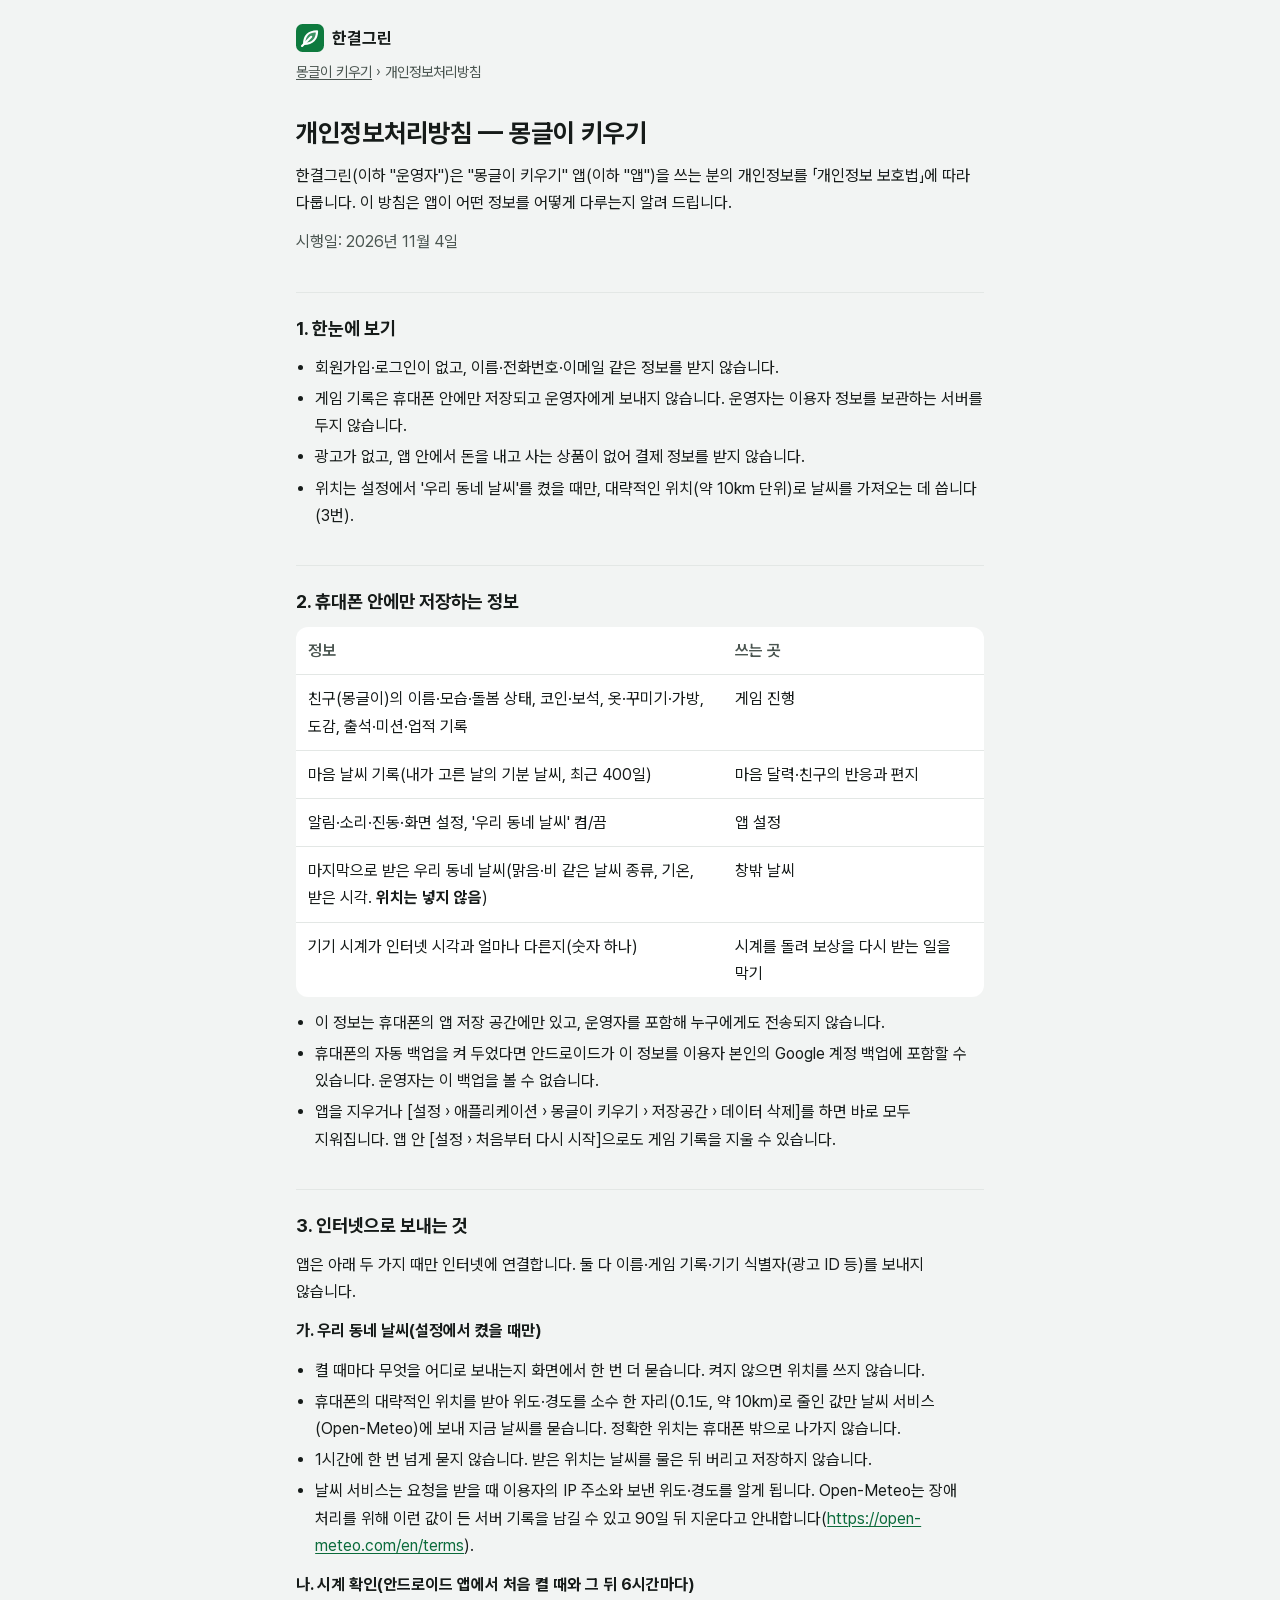
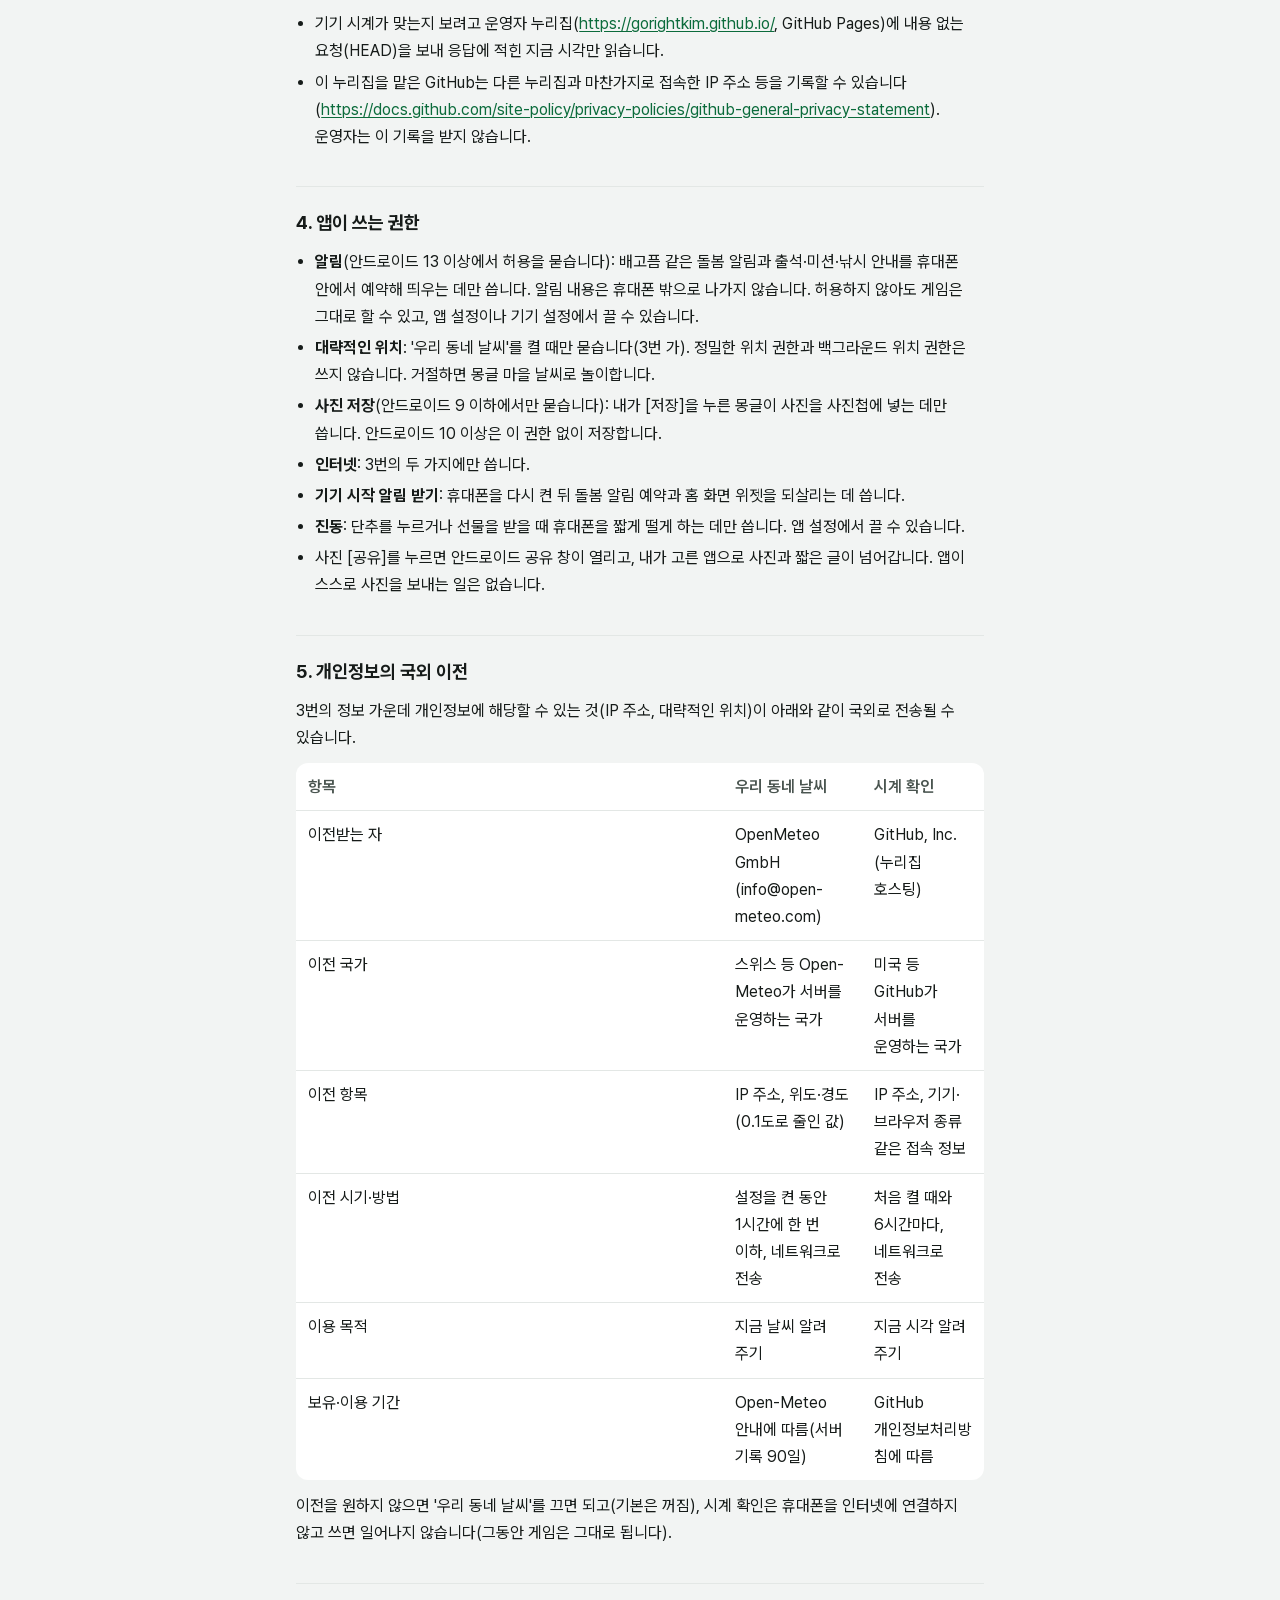
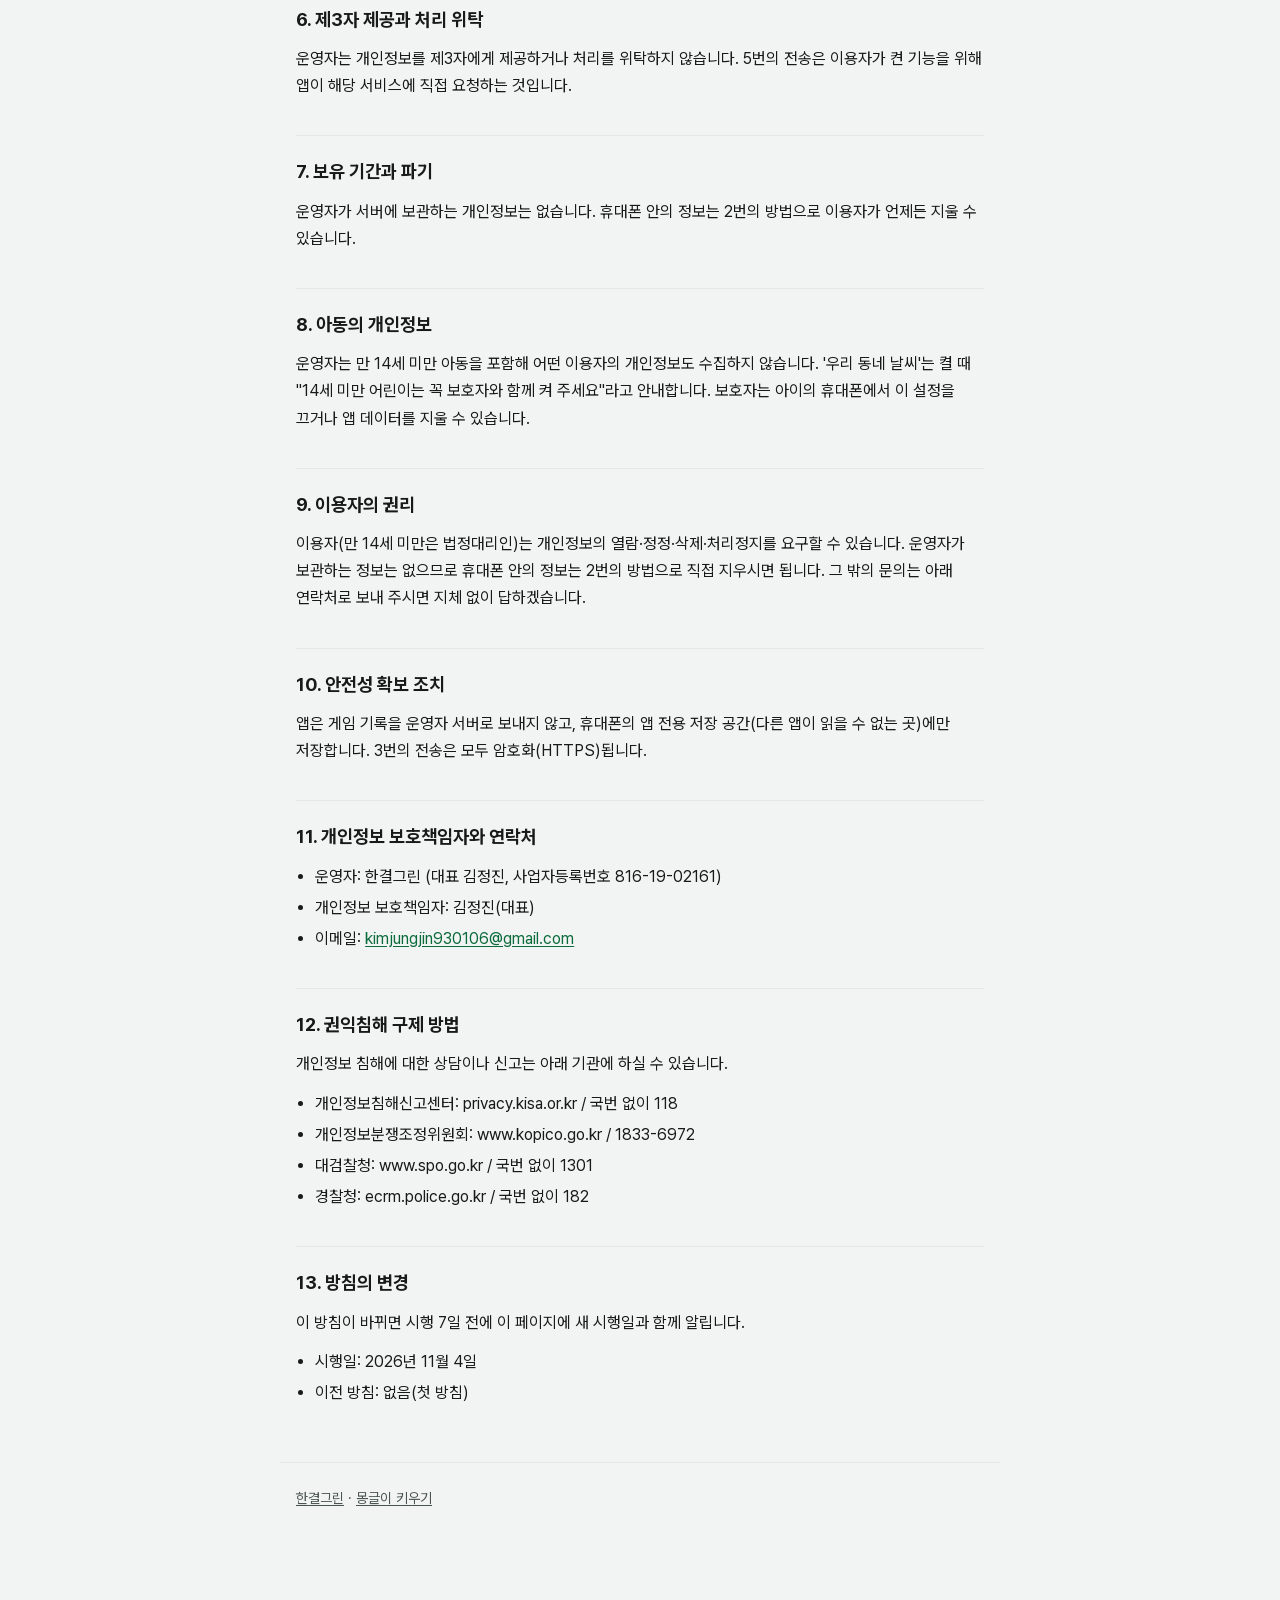
<file: apps/pet/privacy.html>
<!doctype html>
<html lang="ko">
<head>
<meta charset="utf-8">
<meta name="viewport" content="width=device-width, initial-scale=1">
<title>개인정보처리방침 - 몽글이 키우기</title>
<meta name="description" content="몽글이 키우기 앱(한결그린)의 개인정보처리방침">
<meta name="theme-color" content="#f2f4f3" media="(prefers-color-scheme: light)">
<meta name="theme-color" content="#0f1211" media="(prefers-color-scheme: dark)">
<link rel="icon" href="../../assets/favicon.svg" type="image/svg+xml">
<link rel="apple-touch-icon" href="../../assets/apple-touch-icon.png">
<link rel="stylesheet" href="../../assets/site.css">
</head>
<body>
<header class="site-head wrap">
  <a class="brand" href="../../">
    <svg viewBox="0 0 24 24" aria-hidden="true"><rect width="24" height="24" rx="5.5" fill="#0E7A3E"/><g fill="none" stroke="#fff" stroke-width="1.9" stroke-linecap="round" stroke-linejoin="round"><path d="M7 17C7 10.4 11 6.2 18 6.2C18 13 14 17 7 17z" fill="#fff" fill-opacity=".2"/><path d="M5.2 18.8L13 11"/></g></svg>
    한결그린
  </a>
  <nav aria-label="현재 위치"><p class="crumbs"><a href="./">몽글이 키우기</a> › 개인정보처리방침</p></nav>
</header>

<main class="wrap doc">
<!-- 본문은 app3-pet/store/privacy.html과 글자 하나까지 같다(원본 app3-pet/store/privacy.md). 고칠 때는 세 곳을 함께 고친다. -->
<h1>개인정보처리방침 — 몽글이 키우기</h1>
<p>한결그린(이하 "운영자")은 "몽글이 키우기" 앱(이하 "앱")을 쓰는 분의 개인정보를 「개인정보 보호법」에 따라 다룹니다. 이 방침은 앱이 어떤 정보를 어떻게 다루는지 알려 드립니다.</p>
<p class="date">시행일: 2026년 11월 4일</p>
<h2>1. 한눈에 보기</h2>
<ul>
  <li>회원가입·로그인이 없고, 이름·전화번호·이메일 같은 정보를 받지 않습니다.</li>
  <li>게임 기록은 휴대폰 안에만 저장되고 운영자에게 보내지 않습니다. 운영자는 이용자 정보를 보관하는 서버를 두지 않습니다.</li>
  <li>광고가 없고, 앱 안에서 돈을 내고 사는 상품이 없어 결제 정보를 받지 않습니다.</li>
  <li>위치는 설정에서 '우리 동네 날씨'를 켰을 때만, 대략적인 위치(약 10km 단위)로 날씨를 가져오는 데 씁니다(3번).</li>
</ul>
<h2>2. 휴대폰 안에만 저장하는 정보</h2>
<div class="table-wrap"><table>
  <tr><th scope="col">정보</th><th scope="col">쓰는 곳</th></tr>
  <tr><td>친구(몽글이)의 이름·모습·돌봄 상태, 코인·보석, 옷·꾸미기·가방, 도감, 출석·미션·업적 기록</td><td>게임 진행</td></tr>
  <tr><td>마음 날씨 기록(내가 고른 날의 기분 날씨, 최근 400일)</td><td>마음 달력·친구의 반응과 편지</td></tr>
  <tr><td>알림·소리·진동·화면 설정, '우리 동네 날씨' 켬/끔</td><td>앱 설정</td></tr>
  <tr><td>마지막으로 받은 우리 동네 날씨(맑음·비 같은 날씨 종류, 기온, 받은 시각. <strong>위치는 넣지 않음</strong>)</td><td>창밖 날씨</td></tr>
  <tr><td>기기 시계가 인터넷 시각과 얼마나 다른지(숫자 하나)</td><td>시계를 돌려 보상을 다시 받는 일을 막기</td></tr>
</table></div>
<ul>
  <li>이 정보는 휴대폰의 앱 저장 공간에만 있고, 운영자를 포함해 누구에게도 전송되지 않습니다.</li>
  <li>휴대폰의 자동 백업을 켜 두었다면 안드로이드가 이 정보를 이용자 본인의 Google 계정 백업에 포함할 수 있습니다. 운영자는 이 백업을 볼 수 없습니다.</li>
  <li>앱을 지우거나 [설정 › 애플리케이션 › 몽글이 키우기 › 저장공간 › 데이터 삭제]를 하면 바로 모두 지워집니다. 앱 안 [설정 › 처음부터 다시 시작]으로도 게임 기록을 지울 수 있습니다.</li>
</ul>
<h2>3. 인터넷으로 보내는 것</h2>
<p>앱은 아래 두 가지 때만 인터넷에 연결합니다. 둘 다 이름·게임 기록·기기 식별자(광고 ID 등)를 보내지 않습니다.</p>
<p><strong>가. 우리 동네 날씨(설정에서 켰을 때만)</strong></p>
<ul>
  <li>켤 때마다 무엇을 어디로 보내는지 화면에서 한 번 더 묻습니다. 켜지 않으면 위치를 쓰지 않습니다.</li>
  <li>휴대폰의 대략적인 위치를 받아 위도·경도를 소수 한 자리(0.1도, 약 10km)로 줄인 값만 날씨 서비스(Open-Meteo)에 보내 지금 날씨를 묻습니다. 정확한 위치는 휴대폰 밖으로 나가지 않습니다.</li>
  <li>1시간에 한 번 넘게 묻지 않습니다. 받은 위치는 날씨를 물은 뒤 버리고 저장하지 않습니다.</li>
  <li>날씨 서비스는 요청을 받을 때 이용자의 IP 주소와 보낸 위도·경도를 알게 됩니다. Open-Meteo는 장애 처리를 위해 이런 값이 든 서버 기록을 남길 수 있고 90일 뒤 지운다고 안내합니다(<a href="https://open-meteo.com/en/terms">https://open-meteo.com/en/terms</a>).</li>
</ul>
<p><strong>나. 시계 확인(안드로이드 앱에서 처음 켤 때와 그 뒤 6시간마다)</strong></p>
<ul>
  <li>기기 시계가 맞는지 보려고 운영자 누리집(<a href="https://gorightkim.github.io/">https://gorightkim.github.io/</a>, GitHub Pages)에 내용 없는 요청(HEAD)을 보내 응답에 적힌 지금 시각만 읽습니다.</li>
  <li>이 누리집을 맡은 GitHub는 다른 누리집과 마찬가지로 접속한 IP 주소 등을 기록할 수 있습니다(<a href="https://docs.github.com/site-policy/privacy-policies/github-general-privacy-statement">https://docs.github.com/site-policy/privacy-policies/github-general-privacy-statement</a>). 운영자는 이 기록을 받지 않습니다.</li>
</ul>
<h2>4. 앱이 쓰는 권한</h2>
<ul>
  <li><strong>알림</strong>(안드로이드 13 이상에서 허용을 묻습니다): 배고픔 같은 돌봄 알림과 출석·미션·낚시 안내를 휴대폰 안에서 예약해 띄우는 데만 씁니다. 알림 내용은 휴대폰 밖으로 나가지 않습니다. 허용하지 않아도 게임은 그대로 할 수 있고, 앱 설정이나 기기 설정에서 끌 수 있습니다.</li>
  <li><strong>대략적인 위치</strong>: '우리 동네 날씨'를 켤 때만 묻습니다(3번 가). 정밀한 위치 권한과 백그라운드 위치 권한은 쓰지 않습니다. 거절하면 몽글 마을 날씨로 놀이합니다.</li>
  <li><strong>사진 저장</strong>(안드로이드 9 이하에서만 묻습니다): 내가 [저장]을 누른 몽글이 사진을 사진첩에 넣는 데만 씁니다. 안드로이드 10 이상은 이 권한 없이 저장합니다.</li>
  <li><strong>인터넷</strong>: 3번의 두 가지에만 씁니다.</li>
  <li><strong>기기 시작 알림 받기</strong>: 휴대폰을 다시 켠 뒤 돌봄 알림 예약과 홈 화면 위젯을 되살리는 데 씁니다.</li>
  <li><strong>진동</strong>: 단추를 누르거나 선물을 받을 때 휴대폰을 짧게 떨게 하는 데만 씁니다. 앱 설정에서 끌 수 있습니다.</li>
  <li>사진 [공유]를 누르면 안드로이드 공유 창이 열리고, 내가 고른 앱으로 사진과 짧은 글이 넘어갑니다. 앱이 스스로 사진을 보내는 일은 없습니다.</li>
</ul>
<h2>5. 개인정보의 국외 이전</h2>
<p>3번의 정보 가운데 개인정보에 해당할 수 있는 것(IP 주소, 대략적인 위치)이 아래와 같이 국외로 전송될 수 있습니다.</p>
<div class="table-wrap"><table>
  <tr><th scope="col">항목</th><th scope="col">우리 동네 날씨</th><th scope="col">시계 확인</th></tr>
  <tr><td>이전받는 자</td><td>OpenMeteo GmbH (info@open-meteo.com)</td><td>GitHub, Inc. (누리집 호스팅)</td></tr>
  <tr><td>이전 국가</td><td>스위스 등 Open-Meteo가 서버를 운영하는 국가</td><td>미국 등 GitHub가 서버를 운영하는 국가</td></tr>
  <tr><td>이전 항목</td><td>IP 주소, 위도·경도(0.1도로 줄인 값)</td><td>IP 주소, 기기·브라우저 종류 같은 접속 정보</td></tr>
  <tr><td>이전 시기·방법</td><td>설정을 켠 동안 1시간에 한 번 이하, 네트워크로 전송</td><td>처음 켤 때와 6시간마다, 네트워크로 전송</td></tr>
  <tr><td>이용 목적</td><td>지금 날씨 알려 주기</td><td>지금 시각 알려 주기</td></tr>
  <tr><td>보유·이용 기간</td><td>Open-Meteo 안내에 따름(서버 기록 90일)</td><td>GitHub 개인정보처리방침에 따름</td></tr>
</table></div>
<p>이전을 원하지 않으면 '우리 동네 날씨'를 끄면 되고(기본은 꺼짐), 시계 확인은 휴대폰을 인터넷에 연결하지 않고 쓰면 일어나지 않습니다(그동안 게임은 그대로 됩니다).</p>
<h2>6. 제3자 제공과 처리 위탁</h2>
<p>운영자는 개인정보를 제3자에게 제공하거나 처리를 위탁하지 않습니다. 5번의 전송은 이용자가 켠 기능을 위해 앱이 해당 서비스에 직접 요청하는 것입니다.</p>
<h2>7. 보유 기간과 파기</h2>
<p>운영자가 서버에 보관하는 개인정보는 없습니다. 휴대폰 안의 정보는 2번의 방법으로 이용자가 언제든 지울 수 있습니다.</p>
<h2>8. 아동의 개인정보</h2>
<p>운영자는 만 14세 미만 아동을 포함해 어떤 이용자의 개인정보도 수집하지 않습니다. '우리 동네 날씨'는 켤 때 "14세 미만 어린이는 꼭 보호자와 함께 켜 주세요"라고 안내합니다. 보호자는 아이의 휴대폰에서 이 설정을 끄거나 앱 데이터를 지울 수 있습니다.</p>
<h2>9. 이용자의 권리</h2>
<p>이용자(만 14세 미만은 법정대리인)는 개인정보의 열람·정정·삭제·처리정지를 요구할 수 있습니다. 운영자가 보관하는 정보는 없으므로 휴대폰 안의 정보는 2번의 방법으로 직접 지우시면 됩니다. 그 밖의 문의는 아래 연락처로 보내 주시면 지체 없이 답하겠습니다.</p>
<h2>10. 안전성 확보 조치</h2>
<p>앱은 게임 기록을 운영자 서버로 보내지 않고, 휴대폰의 앱 전용 저장 공간(다른 앱이 읽을 수 없는 곳)에만 저장합니다. 3번의 전송은 모두 암호화(HTTPS)됩니다.</p>
<h2>11. 개인정보 보호책임자와 연락처</h2>
<ul>
  <li>운영자: 한결그린 (대표 김정진, 사업자등록번호 816-19-02161)</li>
  <li>개인정보 보호책임자: 김정진(대표)</li>
  <li>이메일: <a href="mailto:kimjungjin930106@gmail.com">kimjungjin930106@gmail.com</a></li>
</ul>
<h2>12. 권익침해 구제 방법</h2>
<p>개인정보 침해에 대한 상담이나 신고는 아래 기관에 하실 수 있습니다.</p>
<ul>
  <li>개인정보침해신고센터: privacy.kisa.or.kr / 국번 없이 118</li>
  <li>개인정보분쟁조정위원회: www.kopico.go.kr / 1833-6972</li>
  <li>대검찰청: www.spo.go.kr / 국번 없이 1301</li>
  <li>경찰청: ecrm.police.go.kr / 국번 없이 182</li>
</ul>
<h2>13. 방침의 변경</h2>
<p>이 방침이 바뀌면 시행 7일 전에 이 페이지에 새 시행일과 함께 알립니다.</p>
<ul>
  <li>시행일: 2026년 11월 4일</li>
  <li>이전 방침: 없음(첫 방침)</li>
</ul>
</main>

<footer class="site-foot wrap">
  <p><a href="../../">한결그린</a> · <a href="./">몽글이 키우기</a></p>
</footer>
</body>
</html>
</file>
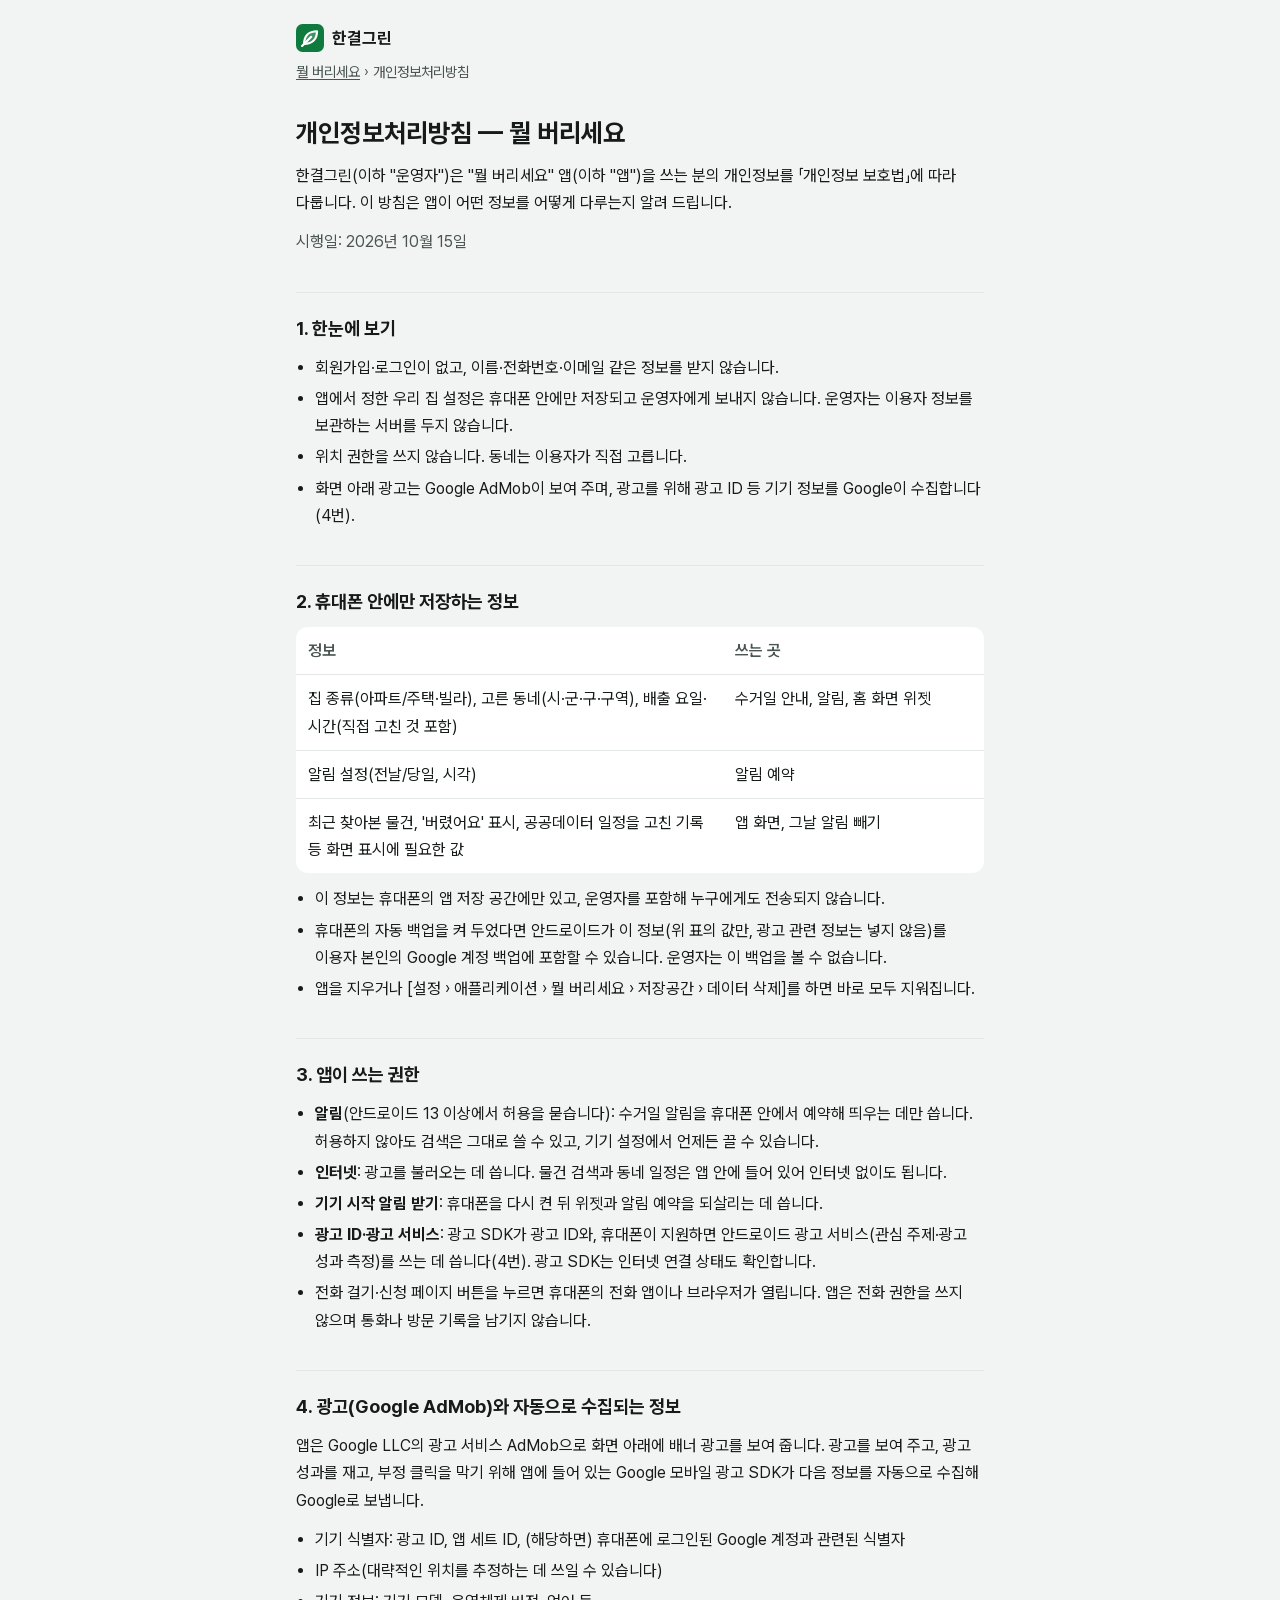
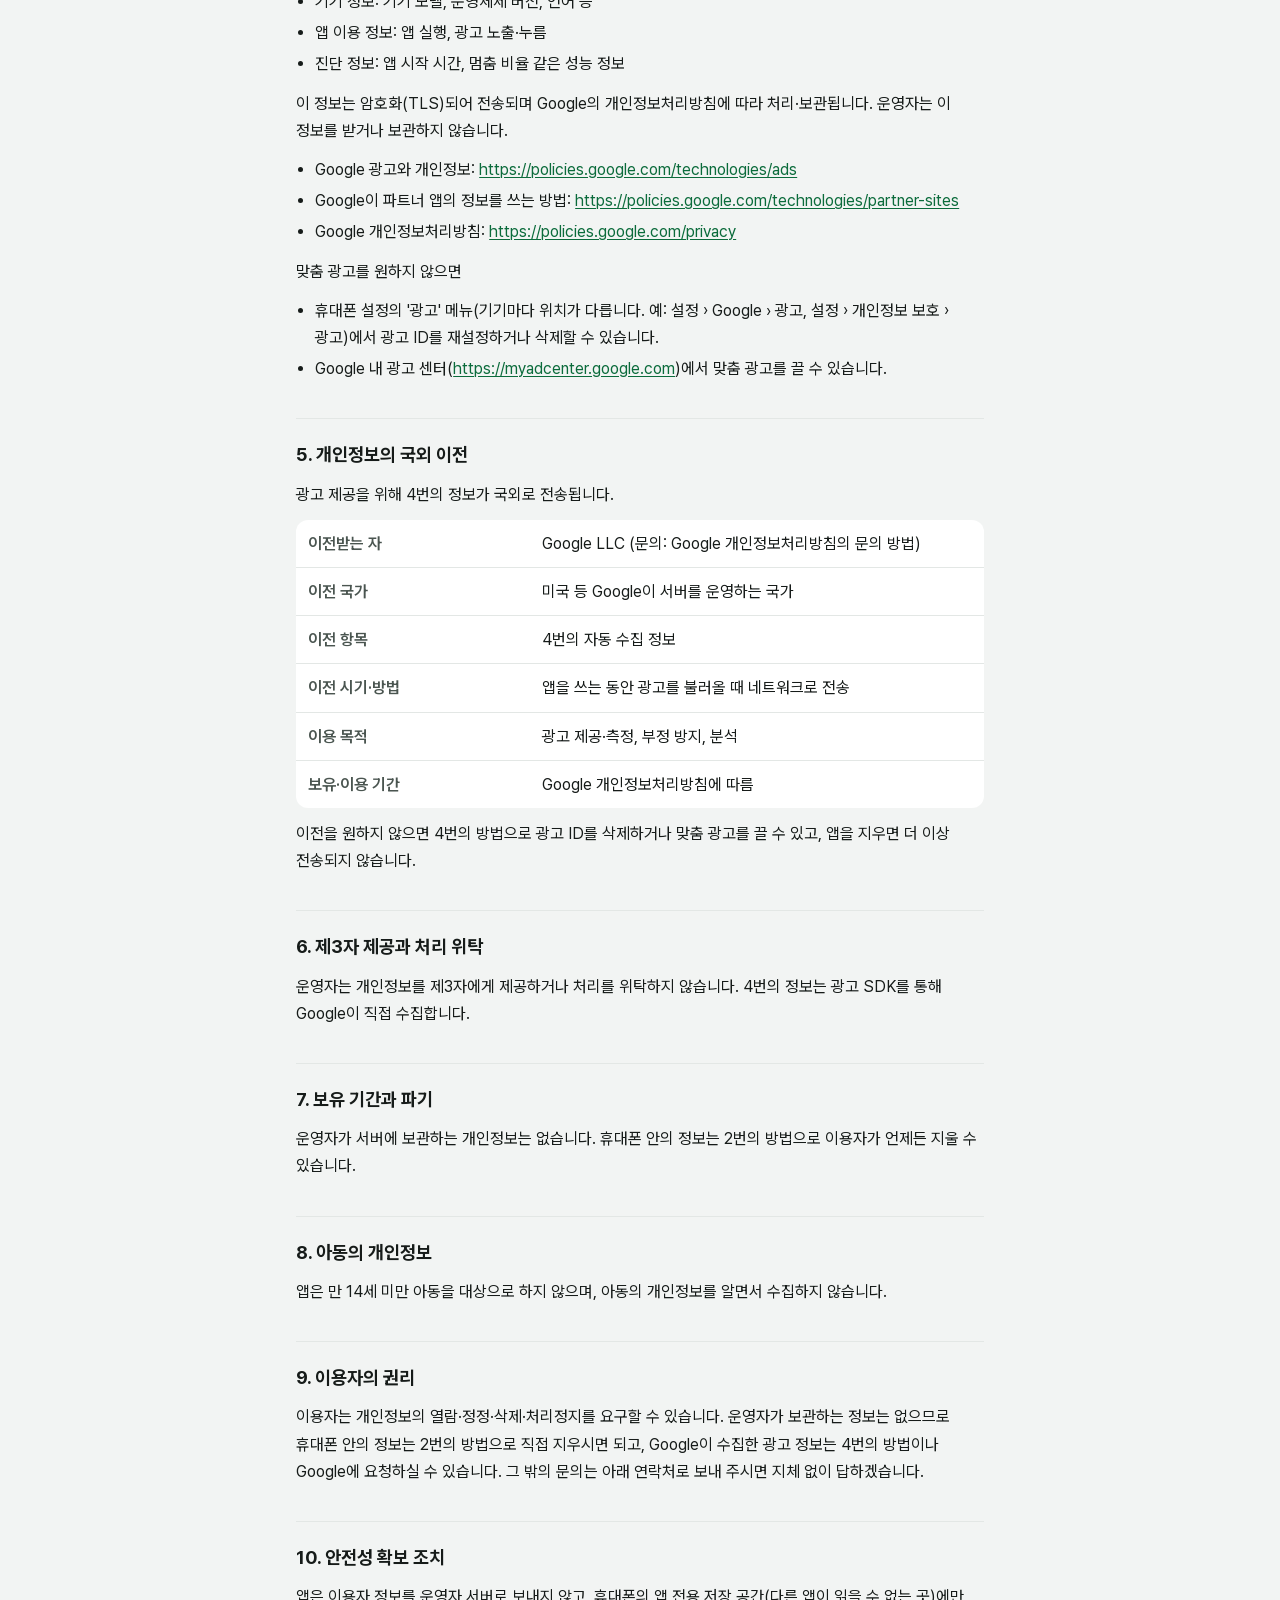
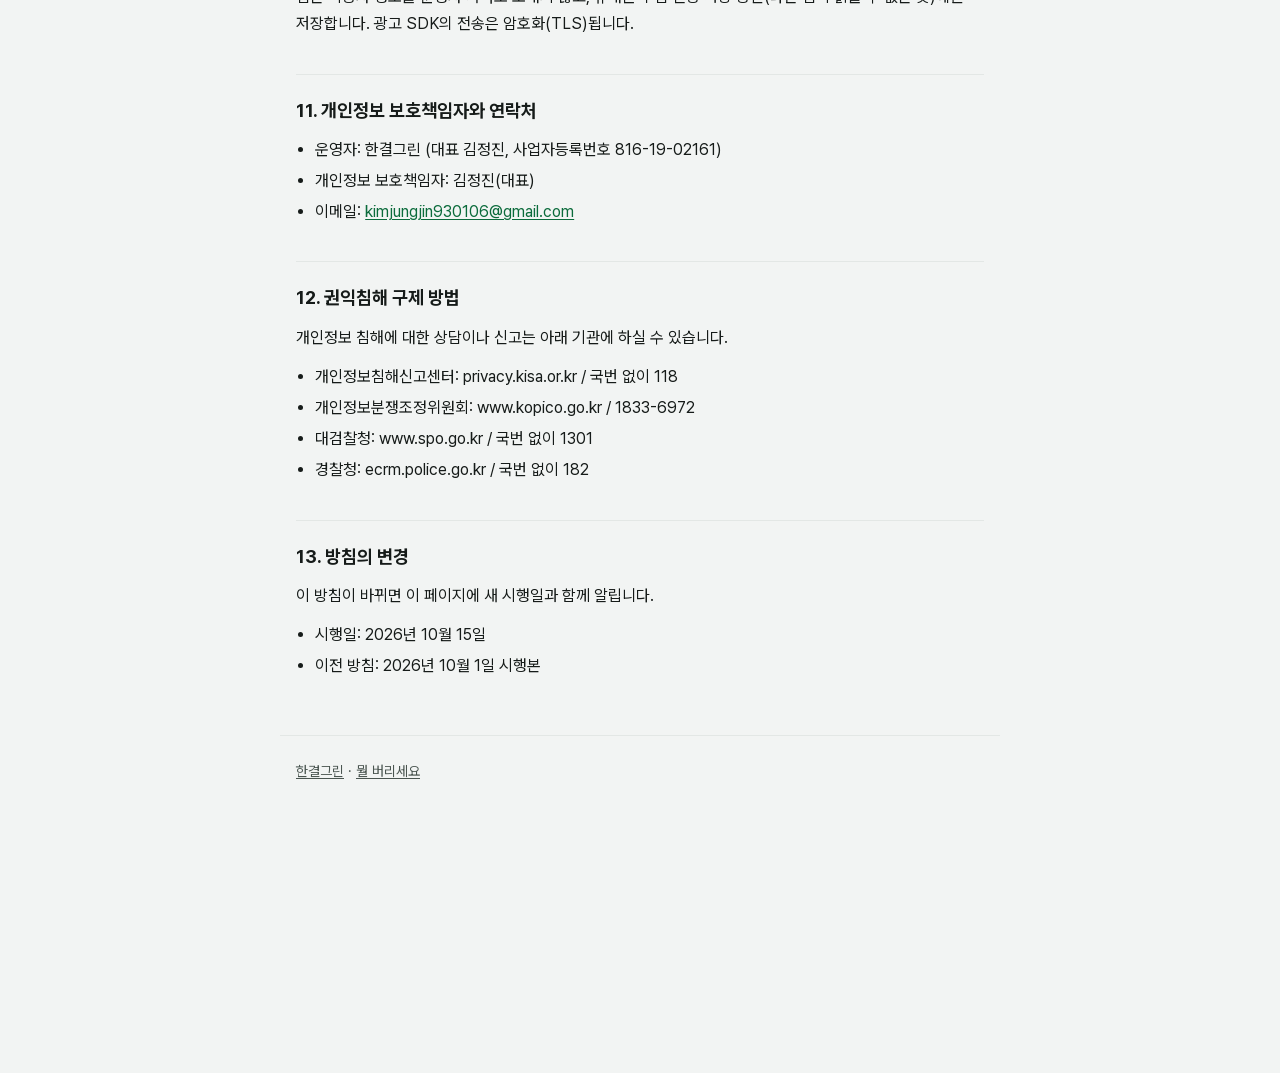
<file: apps/waste/privacy.html>
<!doctype html>
<html lang="ko">
<head>
<meta charset="utf-8">
<meta name="viewport" content="width=device-width, initial-scale=1">
<title>개인정보처리방침 - 뭘 버리세요</title>
<meta name="description" content="뭘 버리세요 앱(한결그린)의 개인정보처리방침">
<meta name="theme-color" content="#f2f4f3" media="(prefers-color-scheme: light)">
<meta name="theme-color" content="#0f1211" media="(prefers-color-scheme: dark)">
<link rel="icon" href="../../assets/waste/icon.svg" type="image/svg+xml">
<link rel="apple-touch-icon" href="../../assets/apple-touch-icon.png">
<link rel="stylesheet" href="../../assets/site.css">
</head>
<body>
<header class="site-head wrap">
  <a class="brand" href="../../">
    <svg viewBox="0 0 24 24" aria-hidden="true"><rect width="24" height="24" rx="5.5" fill="#0E7A3E"/><g fill="none" stroke="#fff" stroke-width="1.9" stroke-linecap="round" stroke-linejoin="round"><path d="M7 17C7 10.4 11 6.2 18 6.2C18 13 14 17 7 17z" fill="#fff" fill-opacity=".2"/><path d="M5.2 18.8L13 11"/></g></svg>
    한결그린
  </a>
  <nav aria-label="현재 위치"><p class="crumbs"><a href="./">뭘 버리세요</a> › 개인정보처리방침</p></nav>
</header>

<main class="wrap doc">
<!-- 본문은 app1-waste/store/privacy.html과 글자 하나까지 같다. 고칠 때는 두 곳을 함께 고친다. -->
<h1>개인정보처리방침 — 뭘 버리세요</h1>
<p>한결그린(이하 "운영자")은 "뭘 버리세요" 앱(이하 "앱")을 쓰는 분의 개인정보를 「개인정보 보호법」에 따라 다룹니다. 이 방침은 앱이 어떤 정보를 어떻게 다루는지 알려 드립니다.</p>
<p class="date">시행일: 2026년 10월 15일</p>

<h2>1. 한눈에 보기</h2>
<ul>
  <li>회원가입·로그인이 없고, 이름·전화번호·이메일 같은 정보를 받지 않습니다.</li>
  <li>앱에서 정한 우리 집 설정은 휴대폰 안에만 저장되고 운영자에게 보내지 않습니다. 운영자는 이용자 정보를 보관하는 서버를 두지 않습니다.</li>
  <li>위치 권한을 쓰지 않습니다. 동네는 이용자가 직접 고릅니다.</li>
  <li>화면 아래 광고는 Google AdMob이 보여 주며, 광고를 위해 광고 ID 등 기기 정보를 Google이 수집합니다(4번).</li>
</ul>

<h2>2. 휴대폰 안에만 저장하는 정보</h2>
<div class="table-wrap"><table>
  <tr><th scope="col">정보</th><th scope="col">쓰는 곳</th></tr>
  <tr><td>집 종류(아파트/주택·빌라), 고른 동네(시·군·구·구역), 배출 요일·시간(직접 고친 것 포함)</td><td>수거일 안내, 알림, 홈 화면 위젯</td></tr>
  <tr><td>알림 설정(전날/당일, 시각)</td><td>알림 예약</td></tr>
  <tr><td>최근 찾아본 물건, '버렸어요' 표시, 공공데이터 일정을 고친 기록 등 화면 표시에 필요한 값</td><td>앱 화면, 그날 알림 빼기</td></tr>
</table></div>
<ul>
  <li>이 정보는 휴대폰의 앱 저장 공간에만 있고, 운영자를 포함해 누구에게도 전송되지 않습니다.</li>
  <li>휴대폰의 자동 백업을 켜 두었다면 안드로이드가 이 정보(위 표의 값만, 광고 관련 정보는 넣지 않음)를 이용자 본인의 Google 계정 백업에 포함할 수 있습니다. 운영자는 이 백업을 볼 수 없습니다.</li>
  <li>앱을 지우거나 [설정 › 애플리케이션 › 뭘 버리세요 › 저장공간 › 데이터 삭제]를 하면 바로 모두 지워집니다.</li>
</ul>

<h2>3. 앱이 쓰는 권한</h2>
<ul>
  <li><strong>알림</strong>(안드로이드 13 이상에서 허용을 묻습니다): 수거일 알림을 휴대폰 안에서 예약해 띄우는 데만 씁니다. 허용하지 않아도 검색은 그대로 쓸 수 있고, 기기 설정에서 언제든 끌 수 있습니다.</li>
  <li><strong>인터넷</strong>: 광고를 불러오는 데 씁니다. 물건 검색과 동네 일정은 앱 안에 들어 있어 인터넷 없이도 됩니다.</li>
  <li><strong>기기 시작 알림 받기</strong>: 휴대폰을 다시 켠 뒤 위젯과 알림 예약을 되살리는 데 씁니다.</li>
  <li><strong>광고 ID·광고 서비스</strong>: 광고 SDK가 광고 ID와, 휴대폰이 지원하면 안드로이드 광고 서비스(관심 주제·광고 성과 측정)를 쓰는 데 씁니다(4번). 광고 SDK는 인터넷 연결 상태도 확인합니다.</li>
  <li>전화 걸기·신청 페이지 버튼을 누르면 휴대폰의 전화 앱이나 브라우저가 열립니다. 앱은 전화 권한을 쓰지 않으며 통화나 방문 기록을 남기지 않습니다.</li>
</ul>

<h2>4. 광고(Google AdMob)와 자동으로 수집되는 정보</h2>
<p>앱은 Google LLC의 광고 서비스 AdMob으로 화면 아래에 배너 광고를 보여 줍니다. 광고를 보여 주고, 광고 성과를 재고, 부정 클릭을 막기 위해 앱에 들어 있는 Google 모바일 광고 SDK가 다음 정보를 자동으로 수집해 Google로 보냅니다.</p>
<ul>
  <li>기기 식별자: 광고 ID, 앱 세트 ID, (해당하면) 휴대폰에 로그인된 Google 계정과 관련된 식별자</li>
  <li>IP 주소(대략적인 위치를 추정하는 데 쓰일 수 있습니다)</li>
  <li>기기 정보: 기기 모델, 운영체제 버전, 언어 등</li>
  <li>앱 이용 정보: 앱 실행, 광고 노출·누름</li>
  <li>진단 정보: 앱 시작 시간, 멈춤 비율 같은 성능 정보</li>
</ul>
<p>이 정보는 암호화(TLS)되어 전송되며 Google의 개인정보처리방침에 따라 처리·보관됩니다. 운영자는 이 정보를 받거나 보관하지 않습니다.</p>
<ul>
  <li>Google 광고와 개인정보: <a href="https://policies.google.com/technologies/ads" rel="noopener">https://policies.google.com/technologies/ads</a></li>
  <li>Google이 파트너 앱의 정보를 쓰는 방법: <a href="https://policies.google.com/technologies/partner-sites" rel="noopener">https://policies.google.com/technologies/partner-sites</a></li>
  <li>Google 개인정보처리방침: <a href="https://policies.google.com/privacy" rel="noopener">https://policies.google.com/privacy</a></li>
</ul>
<p>맞춤 광고를 원하지 않으면</p>
<ul>
  <li>휴대폰 설정의 '광고' 메뉴(기기마다 위치가 다릅니다. 예: 설정 › Google › 광고, 설정 › 개인정보 보호 › 광고)에서 광고 ID를 재설정하거나 삭제할 수 있습니다.</li>
  <li>Google 내 광고 센터(<a href="https://myadcenter.google.com" rel="noopener">https://myadcenter.google.com</a>)에서 맞춤 광고를 끌 수 있습니다.</li>
</ul>

<h2>5. 개인정보의 국외 이전</h2>
<p>광고 제공을 위해 4번의 정보가 국외로 전송됩니다.</p>
<div class="table-wrap"><table>
  <tr><th scope="row">이전받는 자</th><td>Google LLC (문의: Google 개인정보처리방침의 문의 방법)</td></tr>
  <tr><th scope="row">이전 국가</th><td>미국 등 Google이 서버를 운영하는 국가</td></tr>
  <tr><th scope="row">이전 항목</th><td>4번의 자동 수집 정보</td></tr>
  <tr><th scope="row">이전 시기·방법</th><td>앱을 쓰는 동안 광고를 불러올 때 네트워크로 전송</td></tr>
  <tr><th scope="row">이용 목적</th><td>광고 제공·측정, 부정 방지, 분석</td></tr>
  <tr><th scope="row">보유·이용 기간</th><td>Google 개인정보처리방침에 따름</td></tr>
</table></div>
<p>이전을 원하지 않으면 4번의 방법으로 광고 ID를 삭제하거나 맞춤 광고를 끌 수 있고, 앱을 지우면 더 이상 전송되지 않습니다.</p>

<h2>6. 제3자 제공과 처리 위탁</h2>
<p>운영자는 개인정보를 제3자에게 제공하거나 처리를 위탁하지 않습니다. 4번의 정보는 광고 SDK를 통해 Google이 직접 수집합니다.</p>

<h2>7. 보유 기간과 파기</h2>
<p>운영자가 서버에 보관하는 개인정보는 없습니다. 휴대폰 안의 정보는 2번의 방법으로 이용자가 언제든 지울 수 있습니다.</p>

<h2>8. 아동의 개인정보</h2>
<p>앱은 만 14세 미만 아동을 대상으로 하지 않으며, 아동의 개인정보를 알면서 수집하지 않습니다.</p>

<h2>9. 이용자의 권리</h2>
<p>이용자는 개인정보의 열람·정정·삭제·처리정지를 요구할 수 있습니다. 운영자가 보관하는 정보는 없으므로 휴대폰 안의 정보는 2번의 방법으로 직접 지우시면 되고, Google이 수집한 광고 정보는 4번의 방법이나 Google에 요청하실 수 있습니다. 그 밖의 문의는 아래 연락처로 보내 주시면 지체 없이 답하겠습니다.</p>

<h2>10. 안전성 확보 조치</h2>
<p>앱은 이용자 정보를 운영자 서버로 보내지 않고, 휴대폰의 앱 전용 저장 공간(다른 앱이 읽을 수 없는 곳)에만 저장합니다. 광고 SDK의 전송은 암호화(TLS)됩니다.</p>

<h2>11. 개인정보 보호책임자와 연락처</h2>
<ul>
  <li>운영자: 한결그린 (대표 김정진, 사업자등록번호 816-19-02161)</li>
  <li>개인정보 보호책임자: 김정진(대표)</li>
  <li>이메일: <a href="mailto:kimjungjin930106@gmail.com">kimjungjin930106@gmail.com</a></li>
</ul>

<h2>12. 권익침해 구제 방법</h2>
<p>개인정보 침해에 대한 상담이나 신고는 아래 기관에 하실 수 있습니다.</p>
<ul>
  <li>개인정보침해신고센터: privacy.kisa.or.kr / 국번 없이 118</li>
  <li>개인정보분쟁조정위원회: www.kopico.go.kr / 1833-6972</li>
  <li>대검찰청: www.spo.go.kr / 국번 없이 1301</li>
  <li>경찰청: ecrm.police.go.kr / 국번 없이 182</li>
</ul>

<h2>13. 방침의 변경</h2>
<p>이 방침이 바뀌면 이 페이지에 새 시행일과 함께 알립니다.</p>
<ul>
  <li>시행일: 2026년 10월 15일</li>
  <li>이전 방침: 2026년 10월 1일 시행본</li>
</ul>
</main>

<footer class="site-foot wrap">
  <p><a href="../../">한결그린</a> · <a href="./">뭘 버리세요</a></p>
</footer>
</body>
</html>
</file>
<file: assets/site.css>
/* 한결그린 사이트 공통 스타일. 외부 주소·쿠키·추적 없음. 색은 앱 1(뭘 버리세요)의 토큰과 같다. */

/* Pretendard Variable (SIL OFL 1.1, assets/fonts/LICENSE-Pretendard.txt).
   2MB라서 font-display: optional — 느린 첫 방문은 기기 글꼴로 바로 보이고, 받아 둔 뒤부터 Pretendard로 보인다.
   더 가볍게 하려면 이 @font-face 블록과 assets/fonts/ 폴더를 지우면 된다(기기 글꼴로 그대로 동작). */
@font-face {
  font-family: 'Pretendard Variable';
  font-weight: 45 920;
  font-style: normal;
  font-display: optional;
  src: url('fonts/PretendardVariable.woff2') format('woff2-variations'),
       url('fonts/PretendardVariable.woff2') format('woff2');
}

:root {
  --bg: #f2f4f3;
  --surface: #ffffff;
  --text: #161b19;
  --muted: #4a5550;
  --line: #e3e7e5;
  --accent: #0e7a3e;
  --accent-text: #0b6b3b;
  --accent-soft: #e4f4ea;
  --on-accent-soft: #0a5a2e;
  --neutral-soft: #e8ecea;
  --on-neutral-soft: #3d4843;
  --warn-soft: #fbf0db;
  --on-warn-soft: #6e4a00;
  --shadow: 0 1px 2px rgba(22, 27, 25, 0.06);
  --radius: 16px;
  --font: 'Pretendard Variable', Pretendard, -apple-system, BlinkMacSystemFont, system-ui,
    'Apple SD Gothic Neo', 'Noto Sans KR', 'Malgun Gothic', 'Segoe UI', sans-serif;
  color-scheme: light dark;
}

@media (prefers-color-scheme: dark) {
  :root {
    --bg: #0f1211;
    --surface: #191d1b;
    --text: #eef2f0;
    --muted: #a9b4af;
    --line: #2c3330;
    --accent: #4fcb82;
    --accent-text: #5fd08d;
    --accent-soft: #143222;
    --on-accent-soft: #8fe3b0;
    --neutral-soft: #242a27;
    --on-neutral-soft: #c3ccc8;
    --warn-soft: #2e2512;
    --on-warn-soft: #f0c872;
    --shadow: none;
  }
}

*, *::before, *::after { box-sizing: border-box; }
html { -webkit-text-size-adjust: 100%; text-size-adjust: 100%; }
body {
  margin: 0;
  background: var(--bg);
  color: var(--text);
  font-family: var(--font);
  font-size: 16px;
  line-height: 1.7;
  word-break: keep-all;
  overflow-wrap: anywhere;
}
img, svg { display: block; max-width: 100%; }
a { color: var(--accent-text); text-underline-offset: 2px; }
a:hover { text-decoration-thickness: 2px; }
:focus-visible { outline: 2px solid var(--accent); outline-offset: 2px; border-radius: 4px; }

.wrap { max-width: 720px; margin: 0 auto; padding: 0 16px; }

/* ── 머리·꼬리 ── */
.site-head { padding-top: 16px; padding-bottom: 8px; }
.brand {
  display: inline-flex; align-items: center; gap: 8px;
  color: var(--text); text-decoration: none; font-weight: 700; font-size: 1.05rem;
  min-height: 44px;
}
.brand svg { width: 28px; height: 28px; flex: none; }
.crumbs { margin: 0; font-size: 0.9rem; color: var(--muted); }
.crumbs a { color: var(--muted); }
.site-foot {
  margin-top: 56px; padding-top: 24px; padding-bottom: 40px; border-top: 1px solid var(--line);
  color: var(--muted); font-size: 0.875rem;
}
.site-foot p { margin: 0 0 4px; }
.site-foot a { color: var(--muted); }

/* ── 첫 화면 ── */
.hero { padding: 24px 0 8px; }
.hero h1 { font-size: 2rem; line-height: 1.25; margin: 0 0 8px; letter-spacing: -0.01em; }
.lead { font-size: 1.1rem; color: var(--muted); margin: 0; }

h2.section { font-size: 1.1rem; margin: 40px 0 12px; }

/* ── 앱 카드 ── */
.apps { list-style: none; margin: 0; padding: 0; display: grid; gap: 12px; }
.app-card {
  display: grid; grid-template-columns: 56px 1fr; gap: 14px; align-items: start;
  background: var(--surface); border: 1px solid var(--line); border-radius: var(--radius);
  padding: 16px; box-shadow: var(--shadow);
}
.app-icon { width: 56px; height: 56px; border-radius: 14px; overflow: hidden; }
.app-icon svg, .app-icon img { width: 100%; height: 100%; }
.app-card h3 { margin: 0; font-size: 1.1rem; line-height: 1.4; }
.app-card h3 a { color: var(--text); text-decoration: none; }
.app-card h3 a:hover { text-decoration: underline; }
.app-card p { margin: 4px 0 8px; color: var(--muted); }
.app-title { display: flex; flex-wrap: wrap; align-items: center; gap: 4px 8px; }
.links { display: flex; flex-wrap: wrap; gap: 4px 16px; margin: 0; padding: 0; list-style: none; font-size: 0.95rem; }
.links a { display: inline-block; padding: 4px 0; }

.badge {
  display: inline-block; font-size: 0.8rem; font-weight: 600; line-height: 1.5;
  padding: 2px 10px; border-radius: 999px; white-space: nowrap;
}
.badge-ready { background: var(--accent-soft); color: var(--on-accent-soft); }
.badge-dev { background: var(--neutral-soft); color: var(--on-neutral-soft); }
.badge-draft { background: var(--warn-soft); color: var(--on-warn-soft); }

/* ── 앱 소개 페이지 ── */
.app-head { display: flex; align-items: center; gap: 16px; padding: 24px 0 4px; }
.app-head .app-icon { width: 72px; height: 72px; border-radius: 18px; flex: none; }
.app-head h1 { font-size: 1.6rem; line-height: 1.3; margin: 0 0 4px; }
.points { margin: 20px 0 0; padding-left: 1.2em; }
.points li { margin: 6px 0; }
.facts { display: flex; flex-wrap: wrap; gap: 8px; list-style: none; padding: 0; margin: 20px 0 0; }
.facts li {
  background: var(--surface); border: 1px solid var(--line); border-radius: 999px;
  padding: 4px 12px; font-size: 0.9rem; color: var(--muted);
}
.actions { display: flex; flex-wrap: wrap; gap: 8px; margin: 24px 0 0; }
.btn {
  display: inline-flex; align-items: center; justify-content: center; gap: 8px;
  min-height: 48px; padding: 10px 18px; border-radius: 12px;
  font: inherit; font-weight: 600; text-decoration: none;
  background: var(--surface); color: var(--text); border: 1px solid var(--line);
}
.btn-primary { background: var(--accent); color: #fff; border-color: var(--accent); }
@media (prefers-color-scheme: dark) { .btn-primary { color: #04210f; } }
/* 아직 누를 수 없는 자리(출시 전 스토어 버튼). 링크가 아니라 span이라 눌리지 않는다 */
.btn-off { background: transparent; color: var(--muted); border-style: dashed; cursor: default; }

.shots {
  display: grid; grid-auto-flow: column; grid-auto-columns: 62%; gap: 12px;
  margin: 28px -16px 0; padding: 0 16px 8px;
  overflow-x: auto; scroll-snap-type: x mandatory; overscroll-behavior-x: contain;
  list-style: none;
}
.shots li { scroll-snap-align: start; }
.shots img {
  width: 100%; height: auto; aspect-ratio: 9 / 16;
  border-radius: 14px; border: 1px solid var(--line); background: var(--surface);
}
@media (min-width: 600px) {
  .shots { grid-auto-flow: row; grid-template-columns: repeat(3, 1fr); margin: 28px 0 0; padding: 0; overflow: visible; }
}

.small { font-size: 0.9rem; color: var(--muted); }

/* ── 문서(개인정보처리방침) ── */
.doc { padding-top: 16px; }
.doc h1 { font-size: 1.6rem; line-height: 1.3; margin: 8px 0 12px; }
.doc h2 { font-size: 1.15rem; margin: 36px 0 10px; padding-top: 20px; border-top: 1px solid var(--line); }
.doc p, .doc ul { margin: 0 0 12px; }
.doc ul { padding-left: 1.2em; }
.doc li { margin: 4px 0; }
.doc .date { color: var(--muted); }
.table-wrap { overflow-x: auto; margin: 0 0 12px; }
.doc table { width: 100%; border-collapse: collapse; background: var(--surface); border-radius: 12px; overflow: hidden; }
.doc th, .doc td { text-align: left; vertical-align: top; padding: 10px 12px; border-bottom: 1px solid var(--line); }
.doc th { font-weight: 600; color: var(--muted); }
.doc th[scope='row'] { width: 34%; }
.doc td:first-child:not(:last-child) { width: 62%; }
.doc tr:last-child th, .doc tr:last-child td { border-bottom: 0; }

.note {
  background: var(--warn-soft); color: var(--on-warn-soft);
  border-radius: 12px; padding: 12px 14px; margin: 0 0 16px;
}
.note strong { font-weight: 700; }

/* ── 404 ── */
.center { text-align: center; padding-top: 64px; padding-bottom: 16px; }
.center h1 { font-size: 1.5rem; margin: 0 0 8px; }
.center .actions { justify-content: center; }

@media (prefers-reduced-motion: no-preference) {
  html { scroll-behavior: smooth; }
}
</file>
